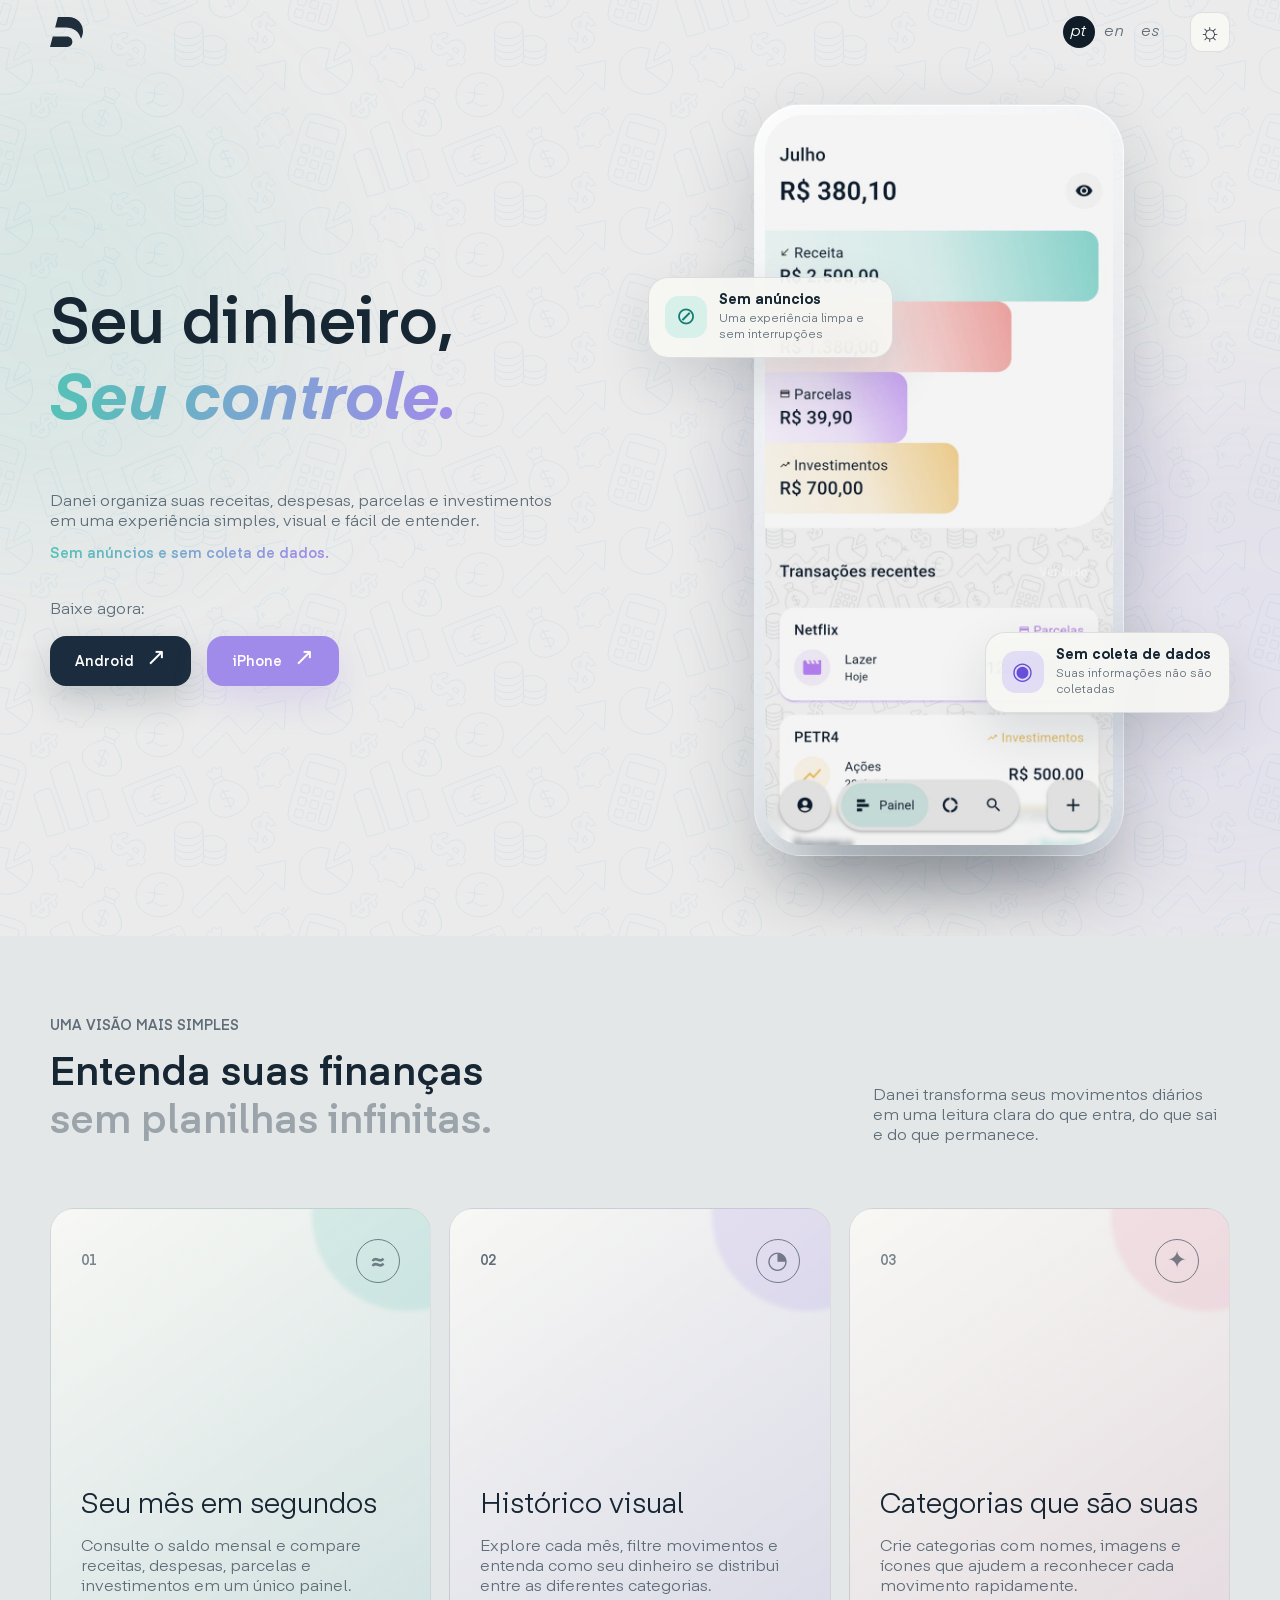
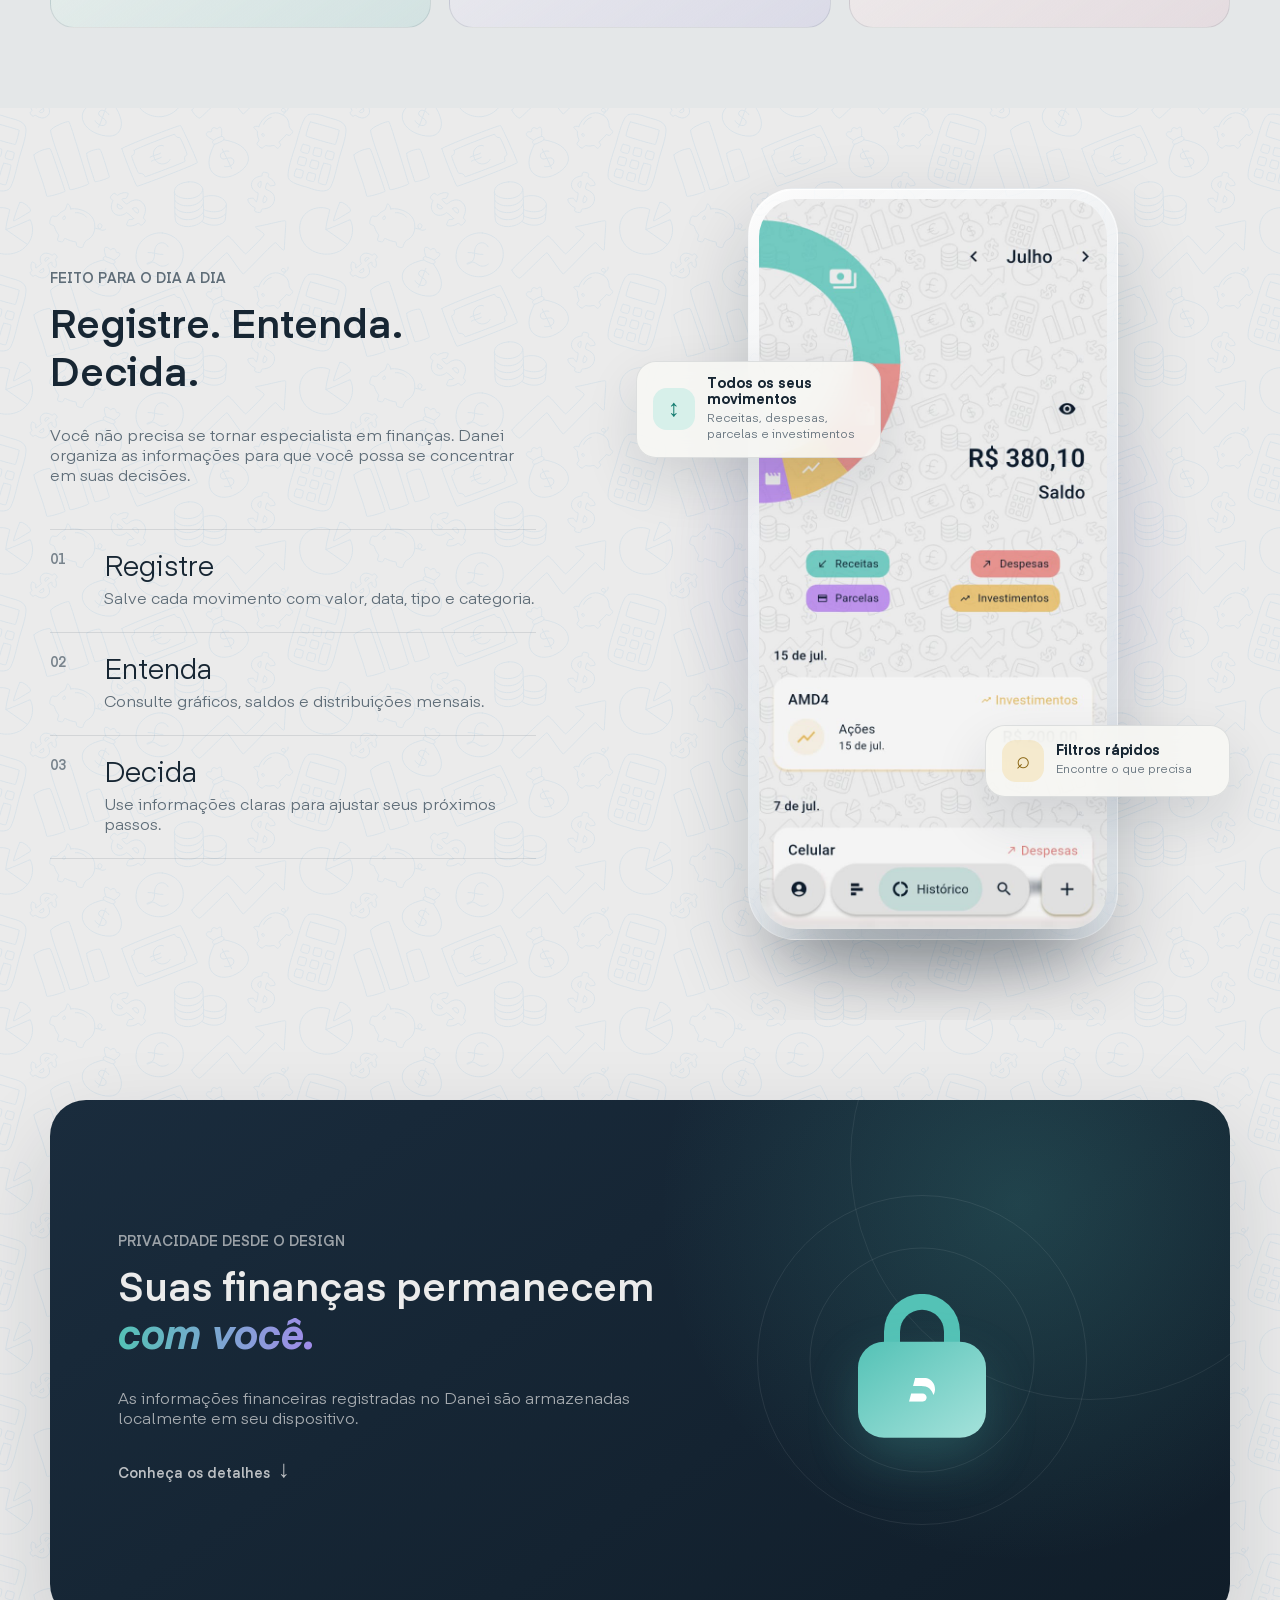
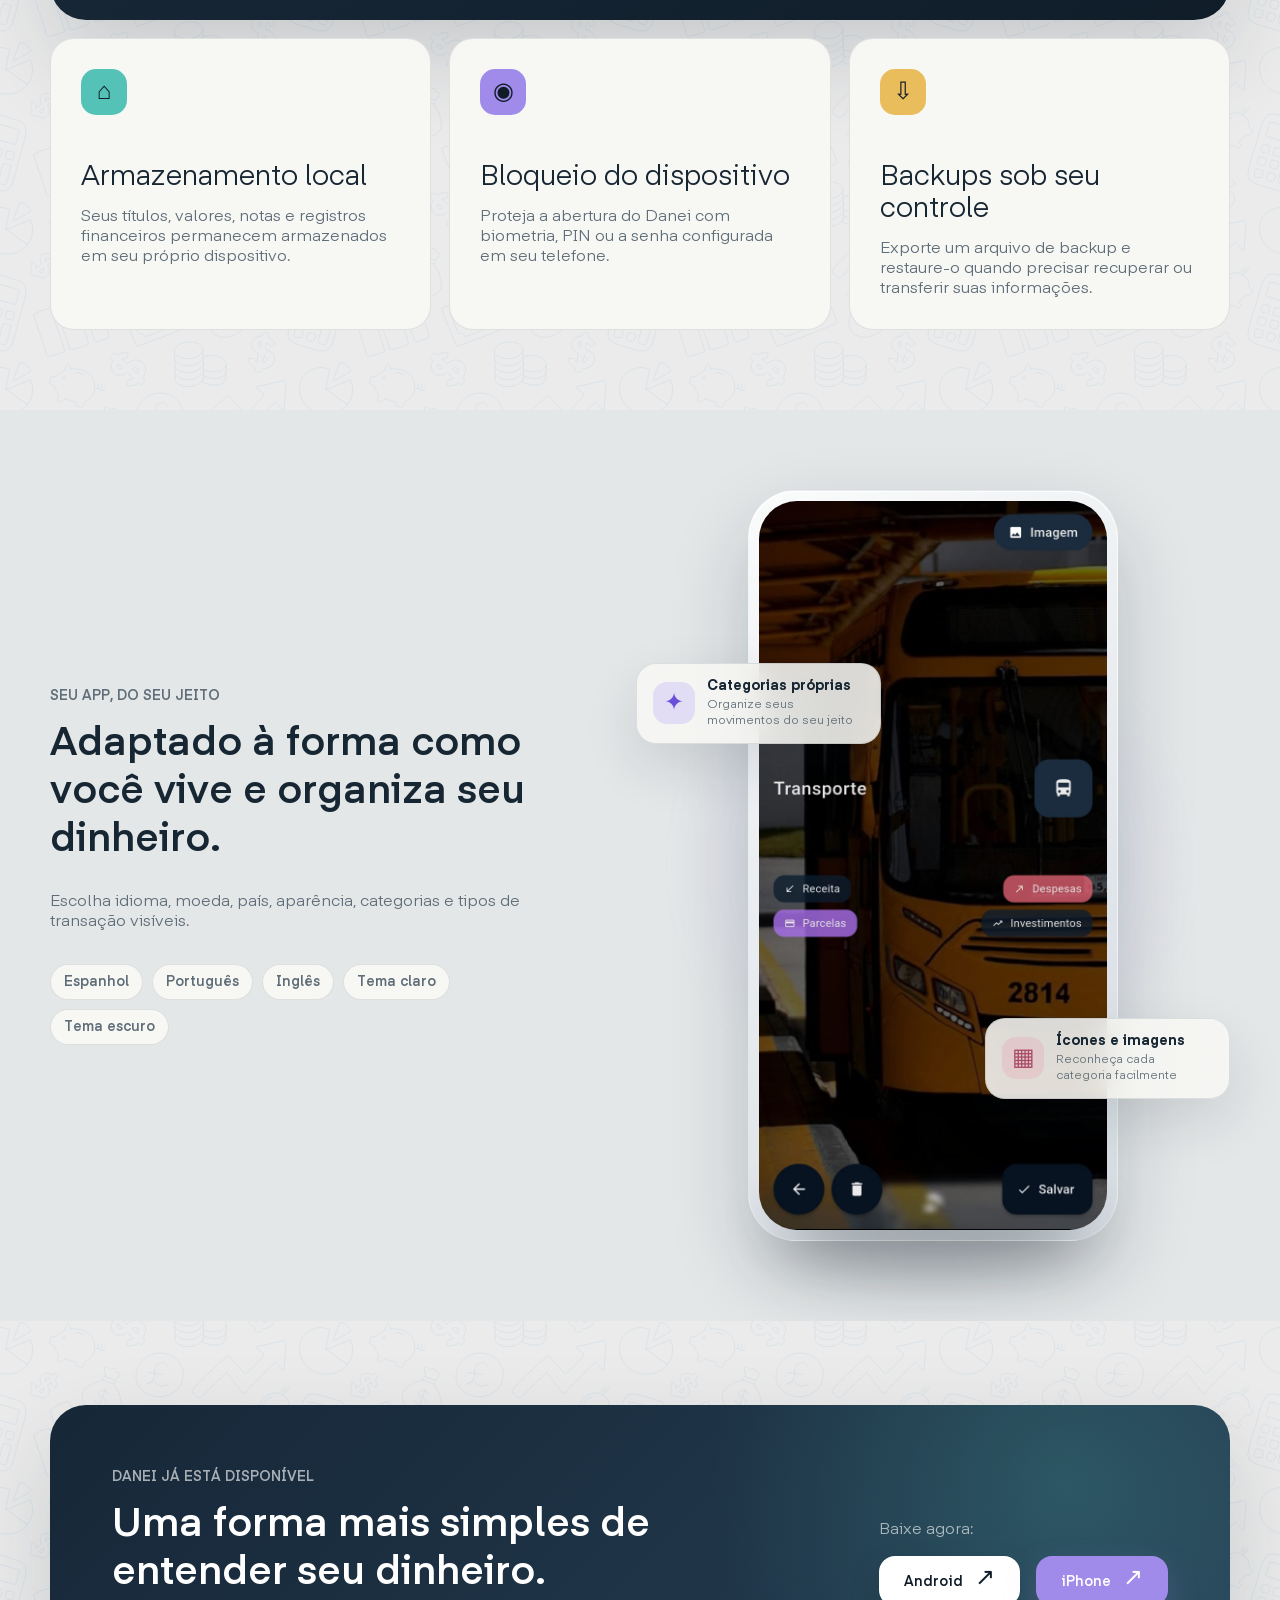
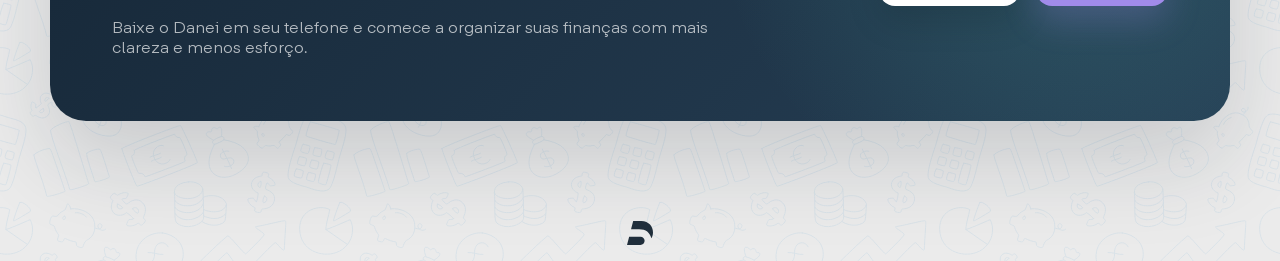
<file: index.html>
<!DOCTYPE html>
<html lang="pt-BR">

<head>
  <meta charset="UTF-8" />
  <base href="./" />
  <script>
    (() => {
      const base = document.querySelector("base");
      const isLocalizedFile = /\/(?:pt|en|es)\/index\.html$/i.test(
        decodeURI(location.pathname),
      );

      base.href =
        location.protocol === "file:"
          ? isLocalizedFile
            ? "../"
            : "./"
          : "/";
    })();
  </script>
  <meta name="viewport" content="width=device-width, initial-scale=1.0" />
  <meta name="description"
    content="Organize receitas, despesas, parcelas e investimentos com o Danei, um aplicativo de finanças pessoais sem anúncios e sem coleta de dados." />
  <meta name="theme-color" content="#ebebeb" />
  <meta property="og:type" content="website" />
  <meta property="og:url" content="https://danei.app/" />
  <meta property="og:title" content="Danei: controle de gastos e finanças pessoais" />
  <meta property="og:description"
    content="Organize receitas, despesas, parcelas e investimentos com o Danei, um aplicativo de finanças pessoais sem anúncios e sem coleta de dados." />
  <meta property="og:image" content="https://danei.app/pt/social-card.png" />
  <meta property="og:image:width" content="1200" />
  <meta property="og:image:height" content="630" />
  <meta property="og:image:alt" content="Danei — Seu dinheiro, seu controle." />
  <meta name="twitter:card" content="summary_large_image" />
  <meta name="twitter:title" content="Danei: controle de gastos e finanças pessoais" />
  <meta name="twitter:description"
    content="Organize receitas, despesas, parcelas e investimentos com o Danei, um aplicativo de finanças pessoais sem anúncios e sem coleta de dados." />
  <meta name="twitter:image" content="https://danei.app/pt/social-card.png" />
  <meta name="twitter:image:alt" content="Danei — Seu dinheiro, seu controle." />
  <script type="application/ld+json">
    {
      "@context": "https://schema.org",
      "@type": "MobileApplication",
      "name": "Danei",
      "applicationCategory": "FinanceApplication",
      "operatingSystem": "Android, iOS",
      "url": "https://danei.app/",
      "inLanguage": "pt-BR",
      "description": "Organize receitas, despesas, parcelas e investimentos com o Danei, um aplicativo de finanças pessoais sem anúncios e sem coleta de dados.",
      "sameAs": [
        "https://play.google.com/store/apps/details?id=danei.app",
        "https://apps.apple.com/br/app/danei/id6785736038"
      ],
      "offers": {
        "@type": "Offer",
        "price": 0,
        "priceCurrency": "BRL"
      }
    }
  </script>
  <title>Danei: controle de gastos e finanças pessoais</title>
  <link rel="canonical" href="https://danei.app/" />
  <link rel="alternate" hreflang="pt-BR" href="https://danei.app/pt/" />
  <link rel="alternate" hreflang="en" href="https://danei.app/en/" />
  <link rel="alternate" hreflang="es" href="https://danei.app/es/" />
  <link rel="alternate" hreflang="x-default" href="https://danei.app/" />
  <link rel="icon" type="image/svg+xml" href="assets/vectors/thumbnail.svg" />
  <link rel="stylesheet" href="styles/fonts.css" />
  <link rel="stylesheet" href="styles/main.css" />
</head>

<body>
  <div class="page-glow page-glow-left" aria-hidden="true"></div>
  <div class="page-glow page-glow-right" aria-hidden="true"></div>

  <header class="site-header">
    <div class="container header-content">
      <a class="logo-link" href="#home" aria-label="Danei, página inicial" data-i18n-aria-label="accessibility.home">
        <img class="danei-logo" src="assets/vectors/danei.svg" width="170" height="156" alt="" />
      </a>

      <div class="header-actions">
        <div class="language-selector" id="languageSelector" role="group" aria-label="Selecionar idioma"
          data-i18n-aria-label="accessibility.languageSelector">
          <span class="language-indicator" aria-hidden="true"></span>

          <button class="language-option" type="button" data-language="pt" aria-label="Português" aria-pressed="false">
            pt
          </button>

          <button class="language-option" type="button" data-language="en" aria-label="Inglês" aria-pressed="false">
            en
          </button>

          <button class="language-option" type="button" data-language="es" aria-label="Espanhol" aria-pressed="false">
            es
          </button>
        </div>

        <button class="theme-button" id="themeButton" type="button" aria-label="Ativar tema escuro"
          aria-pressed="false">
          <span id="themeIcon" aria-hidden="true">☀</span>
        </button>
      </div>
    </div>
  </header>

  <main>
    <section class="hero section" id="home">
      <div class="container hero-grid">
        <div class="hero-content reveal">
          <h1>
            <span data-i18n="hero.title">Seu dinheiro,</span>
            <br>
            <em data-i18n="hero.emphasis">Seu controle.</em>
          </h1>

          <p class="hero-description" data-i18n="hero.description">
            Danei organiza suas receitas, despesas, parcelas e investimentos em uma
            experiência simples, visual e fácil de entender.
          </p>

          <p class="hero-privacy-note" data-i18n="hero.privacyNote">
            Sem anúncios e sem coleta de dados.
          </p>

          <div class="store-links">
            <small class="store-links-label" data-i18n="download.ctaLabel">Baixe agora:</small>

            <div class="hero-actions" role="group" aria-label="Baixar Danei"
              data-i18n-aria-label="accessibility.downloadDanei">
              <a class="button button-primary" href="https://play.google.com/store/apps/details?id=danei.app"
                target="_blank" rel="noopener noreferrer" aria-label="Baixar Danei no Google Play"
                data-i18n-aria-label="accessibility.googlePlay">
                Android
                <span aria-hidden="true">↗</span>
              </a>

              <a class="button button-iphone" href="https://apps.apple.com/br/app/danei/id6785736038" target="_blank"
                rel="noopener noreferrer" aria-label="Baixar Danei na App Store"
                data-i18n-aria-label="accessibility.appStore">
                iPhone
                <span aria-hidden="true">↗</span>
              </a>
            </div>
          </div>
        </div>

        <danei-screen-showcase class="reveal" screen="panel" image-base="assets/images/panel" card-one-icon="⊘"
          card-one-tone="aqua" card-two-icon="◉" card-two-tone="violet"></danei-screen-showcase>
      </div>
    </section>

    <section class="section features" id="features">
      <div class="container">
        <div class="section-heading reveal">
          <div>
            <small class="section-label" data-i18n="features.label">
              Uma visão mais simples
            </small>

            <h2>
              <span data-i18n="features.title">Entenda suas finanças</span>
              <span class="muted-text" data-i18n="features.subtitle">
                sem planilhas infinitas.
              </span>
            </h2>
          </div>

          <p data-i18n="features.description">
            Danei transforma seus movimentos diários em uma leitura clara do que
            entra, do que sai e do que permanece.
          </p>
        </div>

        <div class="feature-grid">
          <article class="feature-card feature-card-balance reveal">
            <div class="feature-top">
              <small class="feature-number">01</small>
              <span class="feature-symbol">≈</span>
            </div>

            <div>
              <h3 data-i18n="features.cards.month.title">Seu mês em segundos</h3>
              <p data-i18n="features.cards.month.description">
                Consulte o saldo mensal e compare receitas, despesas, parcelas e
                investimentos em um único painel.
              </p>
            </div>
          </article>

          <article class="feature-card feature-card-dark reveal">
            <div class="feature-top">
              <small class="feature-number">02</small>
              <span class="feature-symbol">◔</span>
            </div>

            <div>
              <h3 data-i18n="features.cards.history.title">Histórico visual</h3>
              <p data-i18n="features.cards.history.description">
                Explore cada mês, filtre movimentos e entenda como seu dinheiro se
                distribui entre as diferentes categorias.
              </p>
            </div>
          </article>

          <article class="feature-card feature-card-categories reveal">
            <div class="feature-top">
              <small class="feature-number">03</small>
              <span class="feature-symbol">✦</span>
            </div>

            <div>
              <h3 data-i18n="features.cards.categories.title">
                Categorias que são suas
              </h3>
              <p data-i18n="features.cards.categories.description">
                Crie categorias com nomes, imagens e ícones que ajudem a reconhecer
                cada movimento rapidamente.
              </p>
            </div>
          </article>
        </div>
      </div>
    </section>

    <section class="section experience" id="experience">
      <div class="container experience-grid">
        <div class="experience-copy reveal">
          <small class="section-label" data-i18n="experience.label">
            Feito para o dia a dia
          </small>

          <h2 data-i18n="experience.title">Registre. Entenda. Decida.</h2>

          <p data-i18n="experience.description">
            Você não precisa se tornar especialista em finanças. Danei organiza as
            informações para que você possa se concentrar em suas decisões.
          </p>

          <div class="experience-steps">
            <article>
              <small>01</small>
              <div>
                <h3 data-i18n="experience.steps.register.title">Registre</h3>
                <p data-i18n="experience.steps.register.description">
                  Salve cada movimento com valor, data, tipo e categoria.
                </p>
              </div>
            </article>

            <article>
              <small>02</small>
              <div>
                <h3 data-i18n="experience.steps.understand.title">Entenda</h3>
                <p data-i18n="experience.steps.understand.description">
                  Consulte gráficos, saldos e distribuições mensais.
                </p>
              </div>
            </article>

            <article>
              <small>03</small>
              <div>
                <h3 data-i18n="experience.steps.decide.title">Decida</h3>
                <p data-i18n="experience.steps.decide.description">
                  Use informações claras para ajustar seus próximos passos.
                </p>
              </div>
            </article>
          </div>
        </div>

        <danei-screen-showcase class="reveal" screen="history" image-base="assets/images/history" card-one-icon="↕"
          card-one-tone="aqua" card-two-icon="⌕" card-two-tone="gold"></danei-screen-showcase>
      </div>
    </section>

    <section class="section privacy" id="privacy">
      <div class="container">
        <div class="privacy-panel reveal">
          <div class="privacy-copy">
            <small class="section-label" data-i18n="privacy.label">
              Privacidade desde o design
            </small>

            <h2>
              <span data-i18n="privacy.title">Suas finanças permanecem</span>
              <em data-i18n="privacy.emphasis">com você.</em>
            </h2>

            <p data-i18n="privacy.description">
              As informações financeiras registradas no Danei são armazenadas
              localmente em seu dispositivo.
            </p>

            <a class="text-link privacy-link" href="#privacy-details">
              <span data-i18n="privacy.detailsLink">Conheça os detalhes</span>
              <span aria-hidden="true">↓</span>
            </a>
          </div>

          <div class="privacy-visual" aria-hidden="true">
            <div class="privacy-ring privacy-ring-large"></div>
            <div class="privacy-ring privacy-ring-small"></div>
            <div class="privacy-lock">
              <span class="lock-handle"></span>
              <span class="lock-body">
                <img class="lock-logo" src="assets/vectors/danei.svg" width="170" height="156" alt="" />
              </span>
            </div>
          </div>
        </div>

        <div class="privacy-grid" id="privacy-details">
          <article class="privacy-card reveal">
            <span class="privacy-card-icon">⌂</span>
            <h3 data-i18n="privacy.cards.local.title">Armazenamento local</h3>
            <p data-i18n="privacy.cards.local.description">
              Seus títulos, valores, notas e registros financeiros permanecem
              armazenados em seu próprio dispositivo.
            </p>
          </article>

          <article class="privacy-card reveal">
            <span class="privacy-card-icon">◉</span>
            <h3 data-i18n="privacy.cards.lock.title">Bloqueio do dispositivo</h3>
            <p data-i18n="privacy.cards.lock.description">
              Proteja a abertura do Danei com biometria, PIN ou a senha configurada
              em seu telefone.
            </p>
          </article>

          <article class="privacy-card reveal">
            <span class="privacy-card-icon">⇩</span>
            <h3 data-i18n="privacy.cards.backup.title">Backups sob seu controle</h3>
            <p data-i18n="privacy.cards.backup.description">
              Exporte um arquivo de backup e restaure-o quando precisar recuperar
              ou transferir suas informações.
            </p>
          </article>
        </div>
      </div>
    </section>

    <section class="section preferences">
      <div class="container preferences-grid">
        <div class="preferences-copy reveal">
          <small class="section-label" data-i18n="preferences.label">
            Seu app, do seu jeito
          </small>

          <h2 data-i18n="preferences.title">
            Adaptado à forma como você vive e organiza seu dinheiro.
          </h2>

          <p data-i18n="preferences.description">
            Escolha idioma, moeda, país, aparência, categorias e tipos de transação
            visíveis.
          </p>

          <div class="preference-tags">
            <small data-i18n="preferences.tags.spanish">Espanhol</small>
            <small data-i18n="preferences.tags.portuguese">Português</small>
            <small data-i18n="preferences.tags.english">Inglês</small>
            <small data-i18n="preferences.tags.light">Tema claro</small>
            <small data-i18n="preferences.tags.dark">Tema escuro</small>
          </div>
        </div>

        <danei-screen-showcase class="reveal" screen="category" image-base="assets/images/category" card-one-icon="✦"
          card-one-tone="violet" card-two-icon="▦" card-two-tone="blush"></danei-screen-showcase>
      </div>
    </section>

    <section class="section download" id="download">
      <div class="container">
        <div class="download-panel reveal">
          <div>
            <small class="section-label" data-i18n="download.label">
              Danei já está disponível
            </small>

            <h2 data-i18n="download.title">
              Uma forma mais simples de entender seu dinheiro.
            </h2>

            <p data-i18n="download.description">
              Baixe o Danei em seu telefone e comece a organizar suas finanças com
              mais clareza e menos esforço.
            </p>
          </div>

          <div class="store-links download-store-links">
            <small class="store-links-label" data-i18n="download.ctaLabel">Baixe agora:</small>

            <div class="hero-actions" role="group" aria-label="Baixar Danei"
              data-i18n-aria-label="accessibility.downloadDanei">
              <a class="button button-light" href="https://play.google.com/store/apps/details?id=danei.app"
                target="_blank" rel="noopener noreferrer" aria-label="Baixar Danei no Google Play"
                data-i18n-aria-label="accessibility.googlePlay">
                Android
                <span aria-hidden="true">↗</span>
              </a>

              <a class="button button-iphone" href="https://apps.apple.com/br/app/danei/id6785736038" target="_blank"
                rel="noopener noreferrer" aria-label="Baixar Danei na App Store"
                data-i18n-aria-label="accessibility.appStore">
                iPhone
                <span aria-hidden="true">↗</span>
              </a>
            </div>
          </div>
        </div>
      </div>
    </section>
  </main>

  <footer class="site-footer">
    <a class="logo-link footer-logo" href="#home" aria-label="Danei, página inicial"
      data-i18n-aria-label="accessibility.home">
      <img class="danei-logo" src="assets/vectors/danei.svg" width="170" height="156" alt="" />
    </a>
  </footer>

  <script defer src="pt/strings.js"></script>
  <script defer src="en/strings.js"></script>
  <script defer src="es/strings.js"></script>
  <script defer src="scripts/i18n.js"></script>
  <script defer src="scripts/screen-showcase.js"></script>
  <script defer src="scripts/scripts.js"></script>
</body>

</html>
</file>
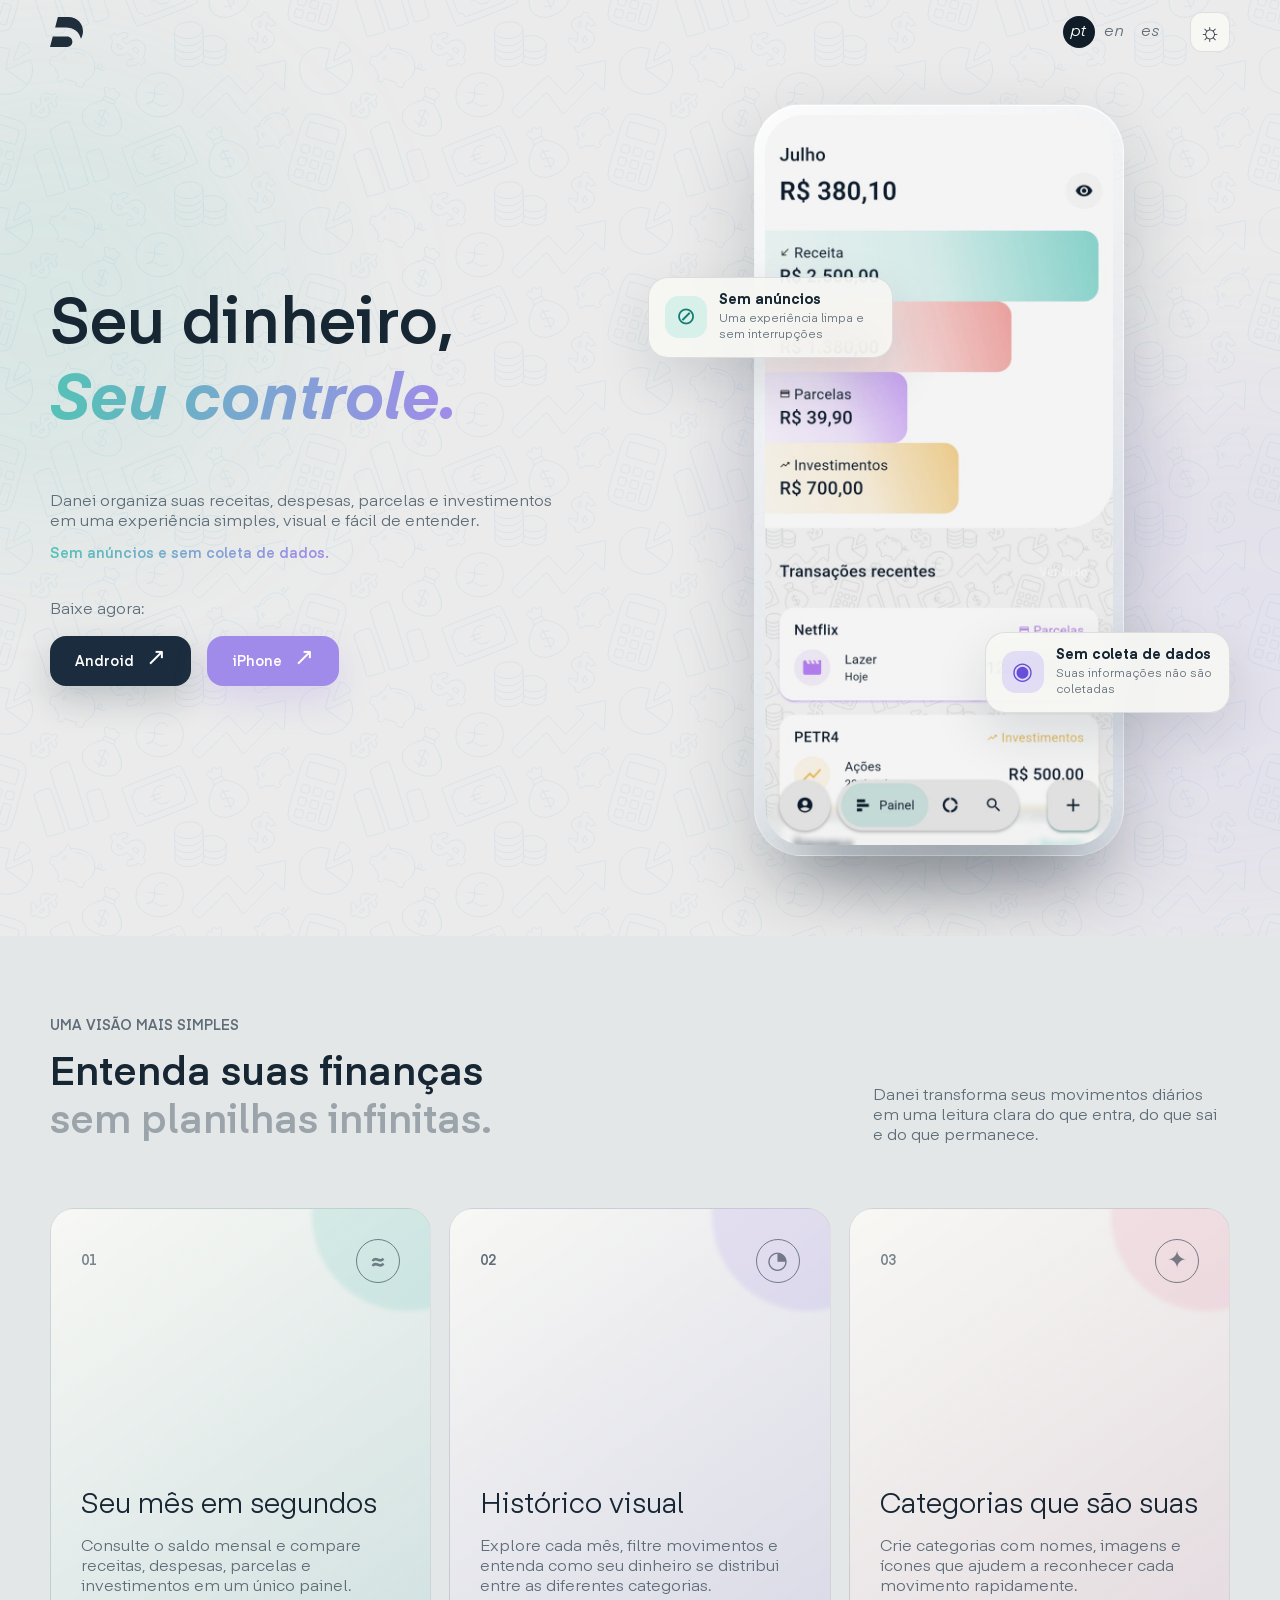
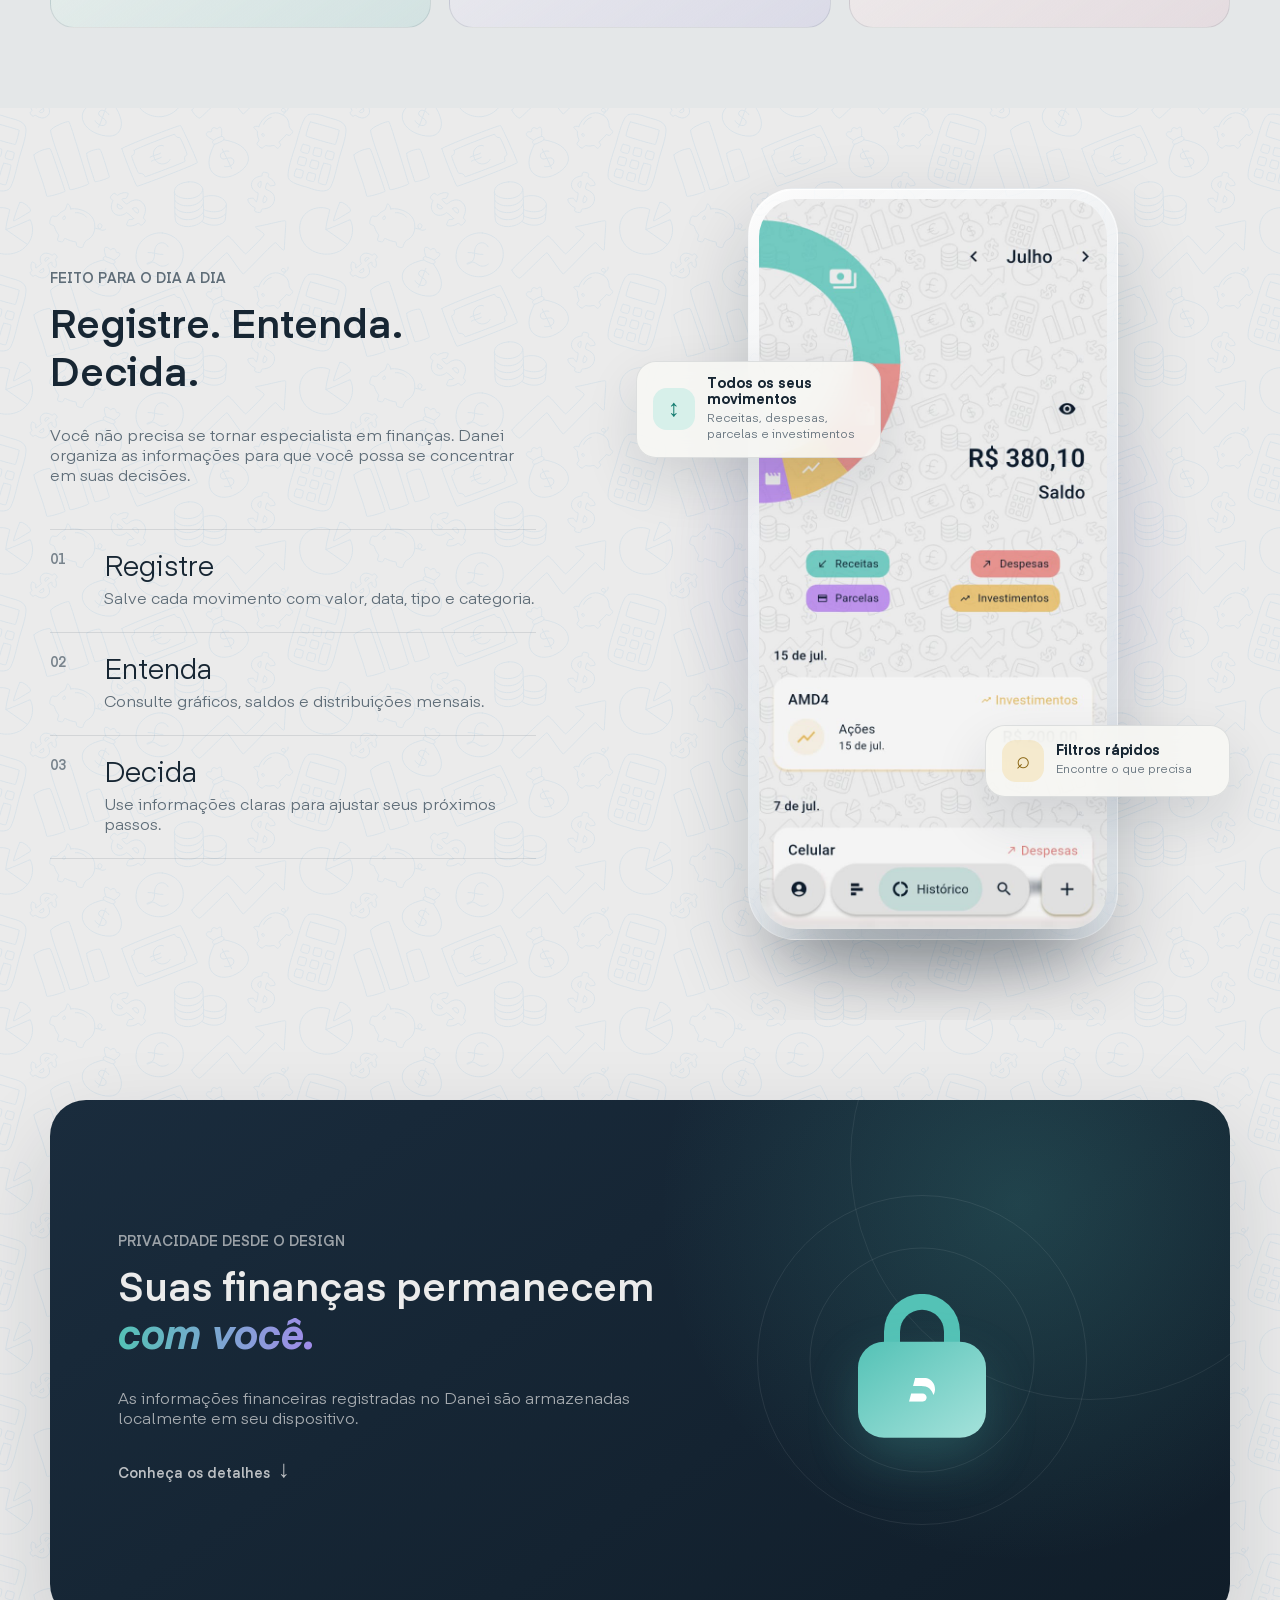
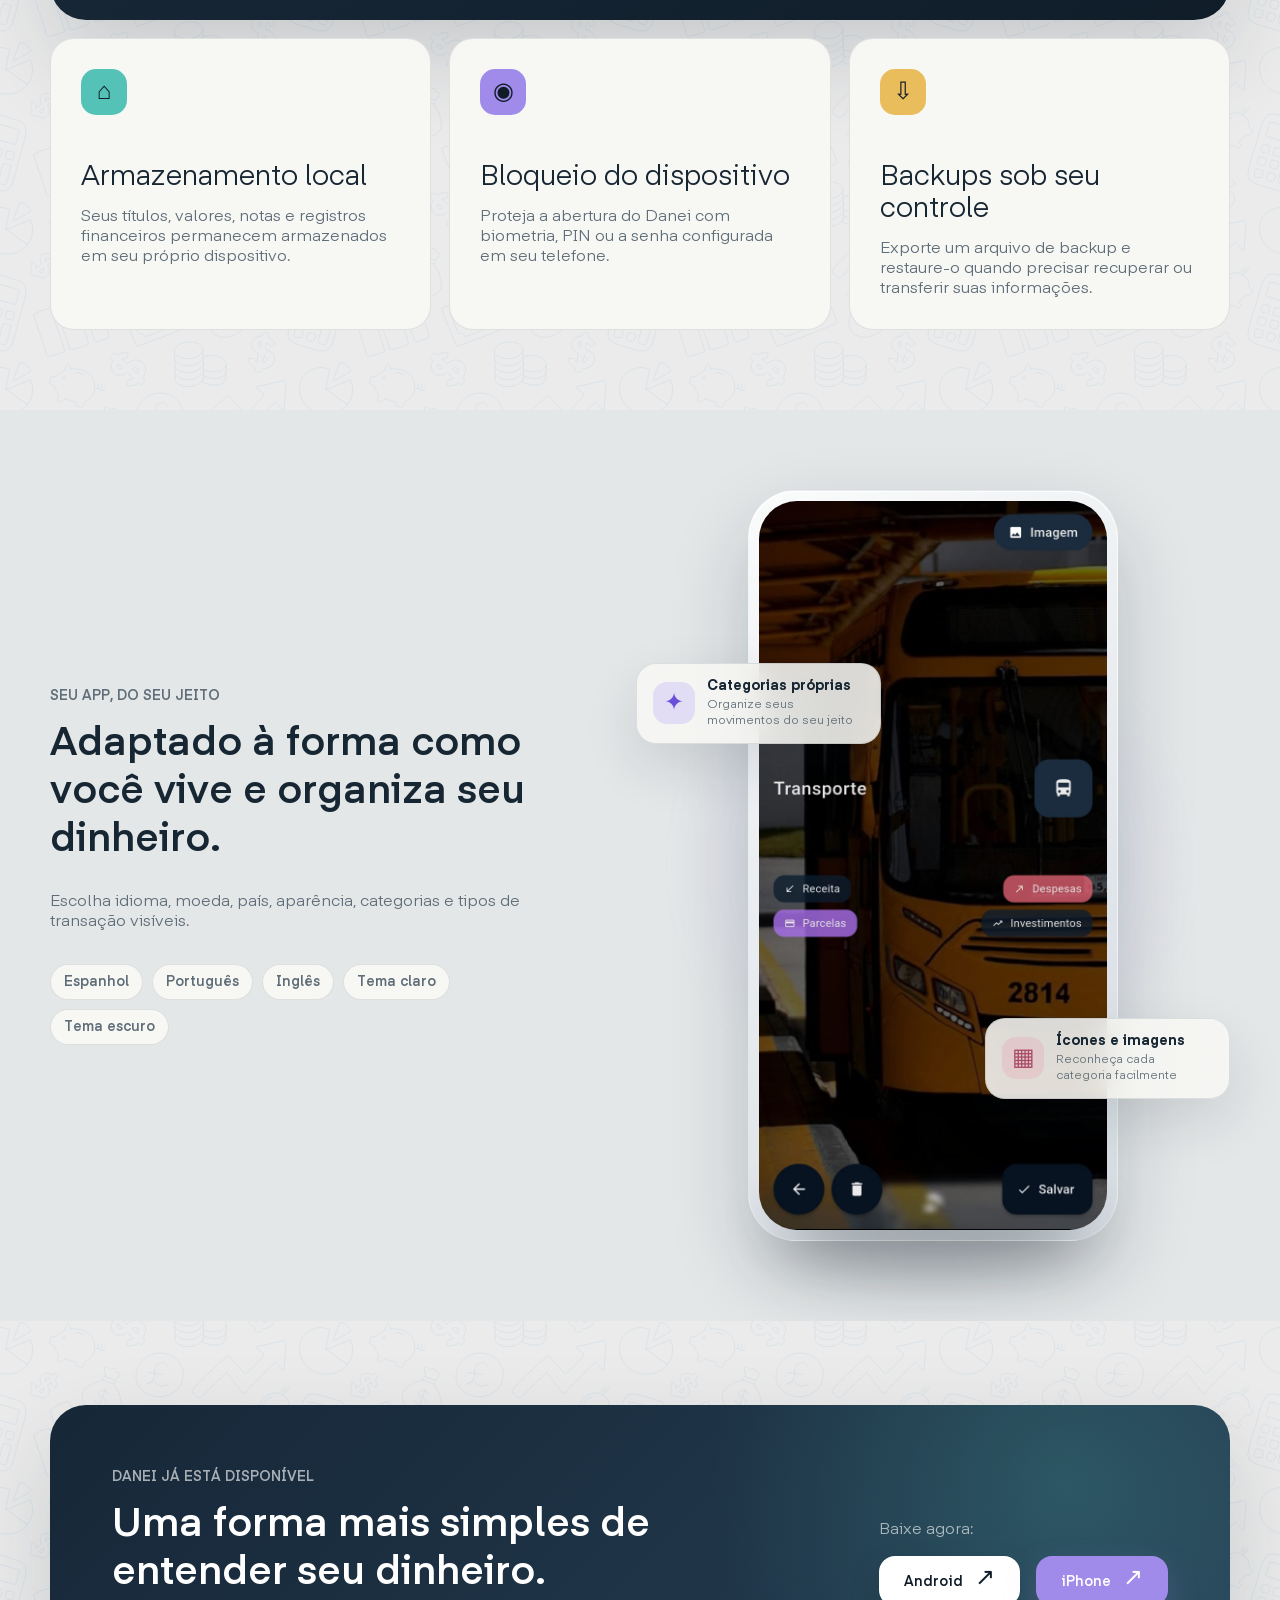
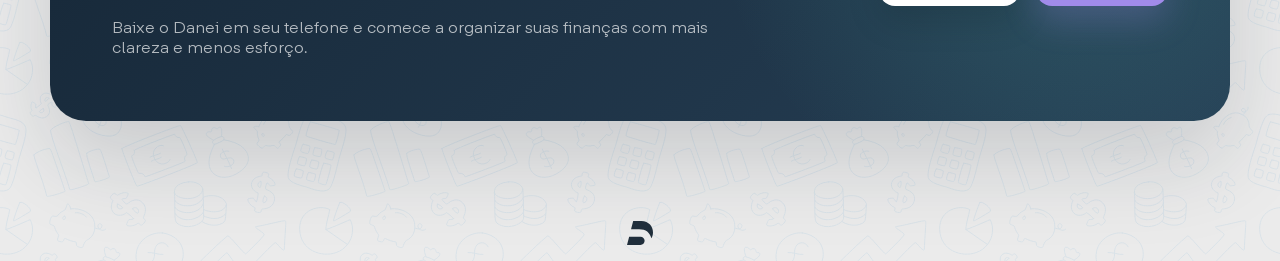
<file: en/index.html>
<!DOCTYPE html>
<html lang="en">

<head>
  <meta charset="UTF-8" />
  <base href="../" />
  <script>
    (() => {
      const base = document.querySelector("base");
      const isLocalizedFile = /\/(?:pt|en|es)\/index\.html$/i.test(
        decodeURI(location.pathname),
      );

      base.href =
        location.protocol === "file:"
          ? isLocalizedFile
            ? "../"
            : "./"
          : "/";
    })();
  </script>
  <meta name="viewport" content="width=device-width, initial-scale=1.0" />
  <meta name="description"
    content="Organize income, expenses, installments and investments with Danei, a personal finance app with no ads and no data collection." />
  <meta name="theme-color" content="#ebebeb" />
  <meta property="og:type" content="website" />
  <meta property="og:url" content="https://danei.app/en/" />
  <meta property="og:title" content="Danei: expense tracking and personal finance" />
  <meta property="og:description"
    content="Organize income, expenses, installments and investments with Danei, a personal finance app with no ads and no data collection." />
  <meta property="og:image" content="https://danei.app/en/social-card.png" />
  <meta property="og:image:width" content="1200" />
  <meta property="og:image:height" content="630" />
  <meta property="og:image:alt" content="Danei — Your money, your control." />
  <meta name="twitter:card" content="summary_large_image" />
  <meta name="twitter:title" content="Danei: expense tracking and personal finance" />
  <meta name="twitter:description"
    content="Organize income, expenses, installments and investments with Danei, a personal finance app with no ads and no data collection." />
  <meta name="twitter:image" content="https://danei.app/en/social-card.png" />
  <meta name="twitter:image:alt" content="Danei — Your money, your control." />
  <script type="application/ld+json">
    {
      "@context": "https://schema.org",
      "@type": "MobileApplication",
      "name": "Danei",
      "applicationCategory": "FinanceApplication",
      "operatingSystem": "Android, iOS",
      "url": "https://danei.app/en/",
      "inLanguage": "en",
      "description": "Organize income, expenses, installments and investments with Danei, a personal finance app with no ads and no data collection.",
      "sameAs": [
        "https://play.google.com/store/apps/details?id=danei.app",
        "https://apps.apple.com/br/app/danei/id6785736038"
      ],
      "offers": {
        "@type": "Offer",
        "price": 0,
        "priceCurrency": "BRL"
      }
    }
  </script>
  <title>Danei: expense tracking and personal finance</title>
  <link rel="canonical" href="https://danei.app/en/" />
  <link rel="alternate" hreflang="pt-BR" href="https://danei.app/pt/" />
  <link rel="alternate" hreflang="en" href="https://danei.app/en/" />
  <link rel="alternate" hreflang="es" href="https://danei.app/es/" />
  <link rel="alternate" hreflang="x-default" href="https://danei.app/" />
  <link rel="icon" type="image/svg+xml" href="assets/vectors/thumbnail.svg" />
  <link rel="stylesheet" href="styles/fonts.css" />
  <link rel="stylesheet" href="styles/main.css" />
</head>

<body>
  <div class="page-glow page-glow-left" aria-hidden="true"></div>
  <div class="page-glow page-glow-right" aria-hidden="true"></div>

  <header class="site-header">
    <div class="container header-content">
      <a class="logo-link" href="#home" aria-label="Danei, home page" data-i18n-aria-label="accessibility.home">
        <img class="danei-logo" src="assets/vectors/danei.svg" width="170" height="156" alt="" />
      </a>

      <div class="header-actions">
        <div class="language-selector" id="languageSelector" role="group" aria-label="Select language"
          data-i18n-aria-label="accessibility.languageSelector">
          <span class="language-indicator" aria-hidden="true"></span>

          <button class="language-option" type="button" data-language="pt" aria-label="Português" aria-pressed="false">
            pt
          </button>

          <button class="language-option" type="button" data-language="en" aria-label="Inglês" aria-pressed="false">
            en
          </button>

          <button class="language-option" type="button" data-language="es" aria-label="Espanhol" aria-pressed="false">
            es
          </button>
        </div>

        <button class="theme-button" id="themeButton" type="button" aria-label="Ativar tema escuro"
          aria-pressed="false">
          <span id="themeIcon" aria-hidden="true">☀</span>
        </button>
      </div>
    </div>
  </header>

  <main>
    <section class="hero section" id="home">
      <div class="container hero-grid">
        <div class="hero-content reveal">
          <h1>
            <span data-i18n="hero.title">Your money,</span>
            <br>
            <em data-i18n="hero.emphasis">Your control.</em>
          </h1>

          <p class="hero-description" data-i18n="hero.description">Danei organizes your income, expenses, installments and investments in a simple, visual and easy-to-understand experience.</p>

          <p class="hero-privacy-note" data-i18n="hero.privacyNote">No ads and no data collection.</p>

          <div class="store-links">
            <small class="store-links-label" data-i18n="download.ctaLabel">Download now</small>

            <div class="hero-actions" role="group" aria-label="Download Danei"
              data-i18n-aria-label="accessibility.downloadDanei">
              <a class="button button-primary" href="https://play.google.com/store/apps/details?id=danei.app"
                target="_blank" rel="noopener noreferrer" aria-label="Download Danei from Google Play"
                data-i18n-aria-label="accessibility.googlePlay">
                Android
                <span aria-hidden="true">↗</span>
              </a>

              <a class="button button-iphone" href="https://apps.apple.com/br/app/danei/id6785736038" target="_blank"
                rel="noopener noreferrer" aria-label="Download Danei from the App Store"
                data-i18n-aria-label="accessibility.appStore">
                iPhone
                <span aria-hidden="true">↗</span>
              </a>
            </div>
          </div>
        </div>

        <danei-screen-showcase class="reveal" screen="panel" image-base="assets/images/panel" card-one-icon="⊘"
          card-one-tone="aqua" card-two-icon="◉" card-two-tone="violet"></danei-screen-showcase>
      </div>
    </section>

    <section class="section features" id="features">
      <div class="container">
        <div class="section-heading reveal">
          <div>
            <small class="section-label" data-i18n="features.label">A simpler view</small>

            <h2>
              <span data-i18n="features.title">Understand your finances</span>
              <span class="muted-text" data-i18n="features.subtitle">without endless spreadsheets.</span>
            </h2>
          </div>

          <p data-i18n="features.description">Danei turns your daily transactions into a clear view of what comes in, what goes out and what remains.</p>
        </div>

        <div class="feature-grid">
          <article class="feature-card feature-card-balance reveal">
            <div class="feature-top">
              <small class="feature-number">01</small>
              <span class="feature-symbol">≈</span>
            </div>

            <div>
              <h3 data-i18n="features.cards.month.title">Your month in seconds</h3>
              <p data-i18n="features.cards.month.description">Check your monthly balance and compare income, expenses, installments and investments from one dashboard.</p>
            </div>
          </article>

          <article class="feature-card feature-card-dark reveal">
            <div class="feature-top">
              <small class="feature-number">02</small>
              <span class="feature-symbol">◔</span>
            </div>

            <div>
              <h3 data-i18n="features.cards.history.title">Visual history</h3>
              <p data-i18n="features.cards.history.description">Explore each month, filter transactions and understand how your money is distributed across categories.</p>
            </div>
          </article>

          <article class="feature-card feature-card-categories reveal">
            <div class="feature-top">
              <small class="feature-number">03</small>
              <span class="feature-symbol">✦</span>
            </div>

            <div>
              <h3 data-i18n="features.cards.categories.title">Categories that are yours</h3>
              <p data-i18n="features.cards.categories.description">Create categories with names, images and icons that help you recognize every transaction at a glance.</p>
            </div>
          </article>
        </div>
      </div>
    </section>

    <section class="section experience" id="experience">
      <div class="container experience-grid">
        <div class="experience-copy reveal">
          <small class="section-label" data-i18n="experience.label">Built for everyday life</small>

          <h2 data-i18n="experience.title">Record. Understand. Decide.</h2>

          <p data-i18n="experience.description">You do not need to become a finance expert. Danei organizes the information so you can focus on your decisions.</p>

          <div class="experience-steps">
            <article>
              <small>01</small>
              <div>
                <h3 data-i18n="experience.steps.register.title">Record</h3>
                <p data-i18n="experience.steps.register.description">Save each transaction with its value, date, type and category.</p>
              </div>
            </article>

            <article>
              <small>02</small>
              <div>
                <h3 data-i18n="experience.steps.understand.title">Understand</h3>
                <p data-i18n="experience.steps.understand.description">Review charts, balances and monthly distributions.</p>
              </div>
            </article>

            <article>
              <small>03</small>
              <div>
                <h3 data-i18n="experience.steps.decide.title">Decide</h3>
                <p data-i18n="experience.steps.decide.description">Use clear information to adjust your next steps.</p>
              </div>
            </article>
          </div>
        </div>

        <danei-screen-showcase class="reveal" screen="history" image-base="assets/images/history" card-one-icon="↕"
          card-one-tone="aqua" card-two-icon="⌕" card-two-tone="gold"></danei-screen-showcase>
      </div>
    </section>

    <section class="section privacy" id="privacy">
      <div class="container">
        <div class="privacy-panel reveal">
          <div class="privacy-copy">
            <small class="section-label" data-i18n="privacy.label">Privacy by design</small>

            <h2>
              <span data-i18n="privacy.title">Your finances stay</span>
              <em data-i18n="privacy.emphasis">with you.</em>
            </h2>

            <p data-i18n="privacy.description">The financial information you record in Danei is stored locally on your device.</p>

            <a class="text-link privacy-link" href="#privacy-details">
              <span data-i18n="privacy.detailsLink">See the details</span>
              <span aria-hidden="true">↓</span>
            </a>
          </div>

          <div class="privacy-visual" aria-hidden="true">
            <div class="privacy-ring privacy-ring-large"></div>
            <div class="privacy-ring privacy-ring-small"></div>
            <div class="privacy-lock">
              <span class="lock-handle"></span>
              <span class="lock-body">
                <img class="lock-logo" src="assets/vectors/danei.svg" width="170" height="156" alt="" />
              </span>
            </div>
          </div>
        </div>

        <div class="privacy-grid" id="privacy-details">
          <article class="privacy-card reveal">
            <span class="privacy-card-icon">⌂</span>
            <h3 data-i18n="privacy.cards.local.title">Local storage</h3>
            <p data-i18n="privacy.cards.local.description">Your titles, values, notes and financial records remain stored on your own device.</p>
          </article>

          <article class="privacy-card reveal">
            <span class="privacy-card-icon">◉</span>
            <h3 data-i18n="privacy.cards.lock.title">Device lock</h3>
            <p data-i18n="privacy.cards.lock.description">Protect access to Danei with biometrics, a PIN or the password configured on your phone.</p>
          </article>

          <article class="privacy-card reveal">
            <span class="privacy-card-icon">⇩</span>
            <h3 data-i18n="privacy.cards.backup.title">Backups under your control</h3>
            <p data-i18n="privacy.cards.backup.description">Export a backup file and restore it whenever you need to recover or move your information.</p>
          </article>
        </div>
      </div>
    </section>

    <section class="section preferences">
      <div class="container preferences-grid">
        <div class="preferences-copy reveal">
          <small class="section-label" data-i18n="preferences.label">Your app, your way</small>

          <h2 data-i18n="preferences.title">Adapted to how you live and organize your money.</h2>

          <p data-i18n="preferences.description">Choose your language, currency, country, appearance, categories and visible transaction types.</p>

          <div class="preference-tags">
            <small data-i18n="preferences.tags.spanish">Spanish</small>
            <small data-i18n="preferences.tags.portuguese">Portuguese</small>
            <small data-i18n="preferences.tags.english">English</small>
            <small data-i18n="preferences.tags.light">Light theme</small>
            <small data-i18n="preferences.tags.dark">Dark theme</small>
          </div>
        </div>

        <danei-screen-showcase class="reveal" screen="category" image-base="assets/images/category" card-one-icon="✦"
          card-one-tone="violet" card-two-icon="▦" card-two-tone="blush"></danei-screen-showcase>
      </div>
    </section>

    <section class="section download" id="download">
      <div class="container">
        <div class="download-panel reveal">
          <div>
            <small class="section-label" data-i18n="download.label">Danei is now available</small>

            <h2 data-i18n="download.title">A simpler way to understand your money.</h2>

            <p data-i18n="download.description">Download Danei on your phone and start organizing your finances with more clarity and less effort.</p>
          </div>

          <div class="store-links download-store-links">
            <small class="store-links-label" data-i18n="download.ctaLabel">Download now</small>

            <div class="hero-actions" role="group" aria-label="Download Danei"
              data-i18n-aria-label="accessibility.downloadDanei">
              <a class="button button-light" href="https://play.google.com/store/apps/details?id=danei.app"
                target="_blank" rel="noopener noreferrer" aria-label="Download Danei from Google Play"
                data-i18n-aria-label="accessibility.googlePlay">
                Android
                <span aria-hidden="true">↗</span>
              </a>

              <a class="button button-iphone" href="https://apps.apple.com/br/app/danei/id6785736038" target="_blank"
                rel="noopener noreferrer" aria-label="Download Danei from the App Store"
                data-i18n-aria-label="accessibility.appStore">
                iPhone
                <span aria-hidden="true">↗</span>
              </a>
            </div>
          </div>
        </div>
      </div>
    </section>
  </main>

  <footer class="site-footer">
    <a class="logo-link footer-logo" href="#home" aria-label="Danei, home page"
      data-i18n-aria-label="accessibility.home">
      <img class="danei-logo" src="assets/vectors/danei.svg" width="170" height="156" alt="" />
    </a>
  </footer>

  <script defer src="pt/strings.js"></script>
  <script defer src="en/strings.js"></script>
  <script defer src="es/strings.js"></script>
  <script defer src="scripts/i18n.js"></script>
  <script defer src="scripts/screen-showcase.js"></script>
  <script defer src="scripts/scripts.js"></script>
</body>

</html>
</file>
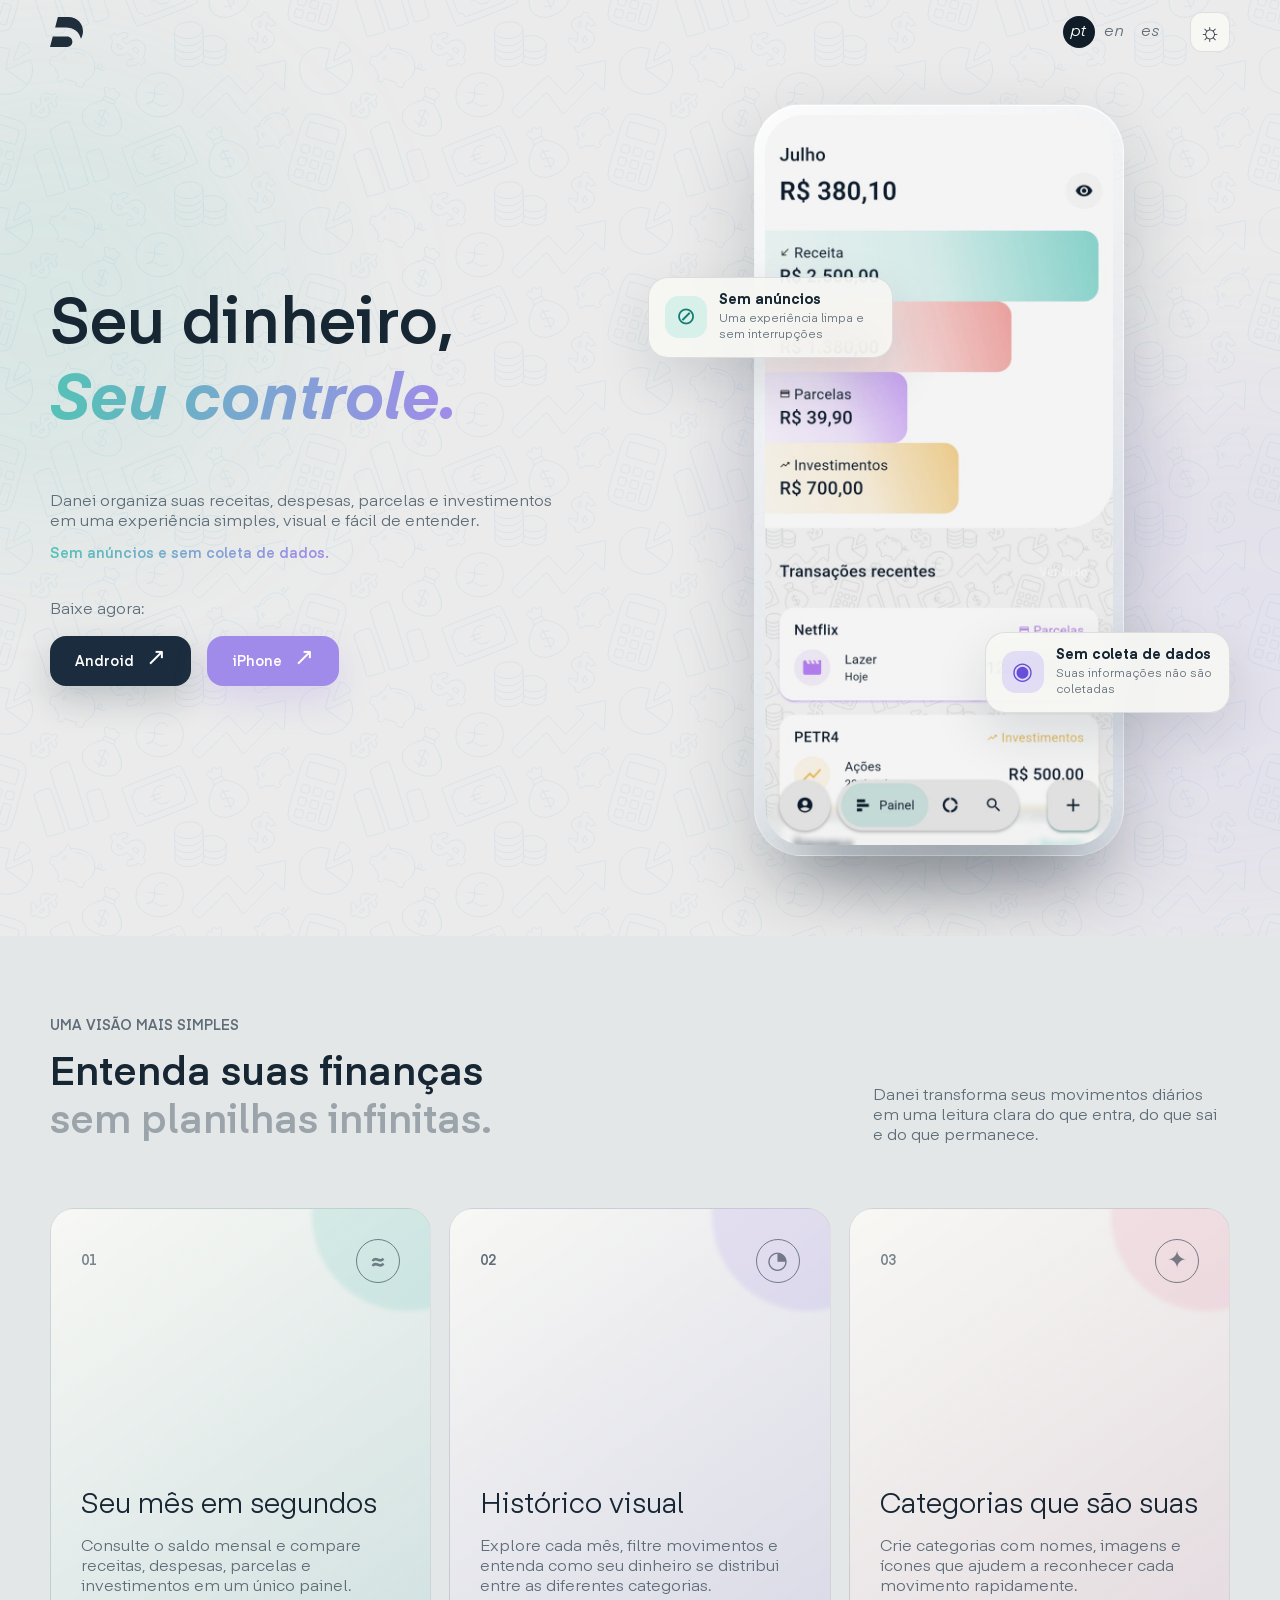
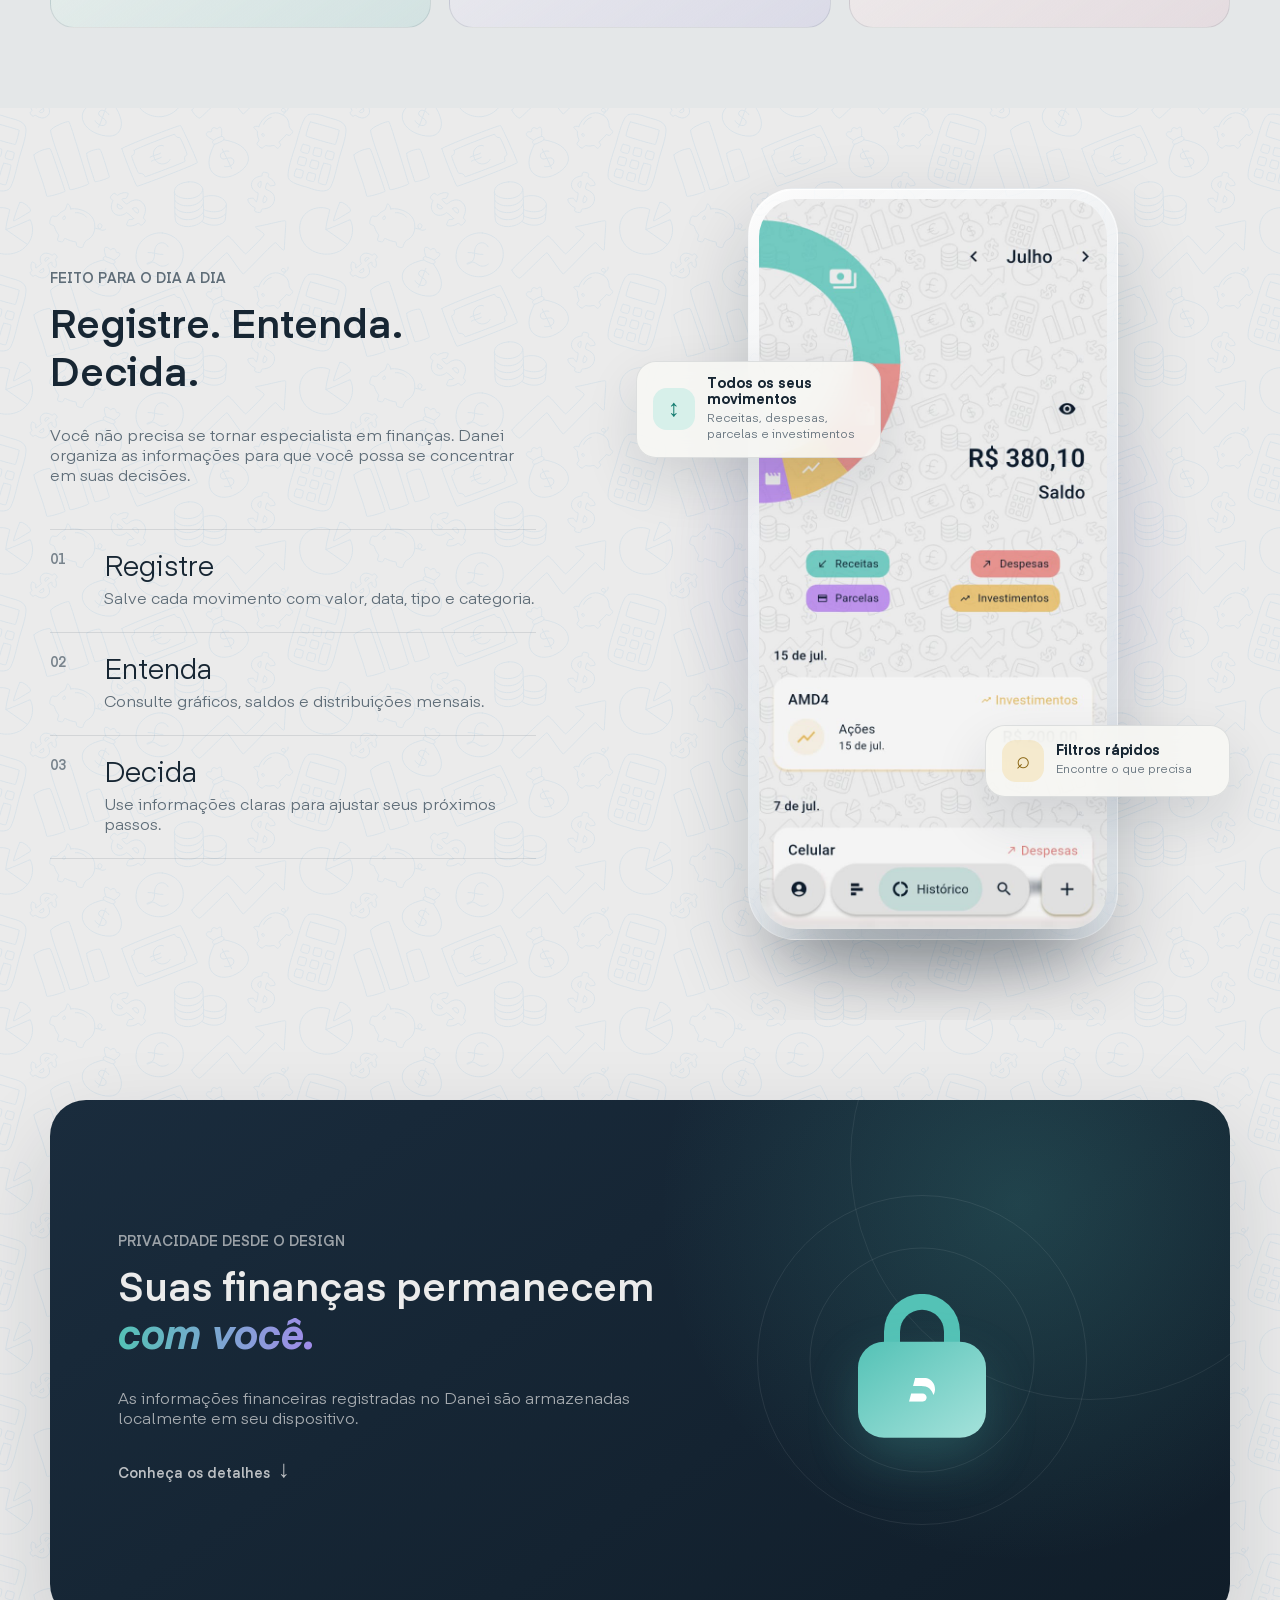
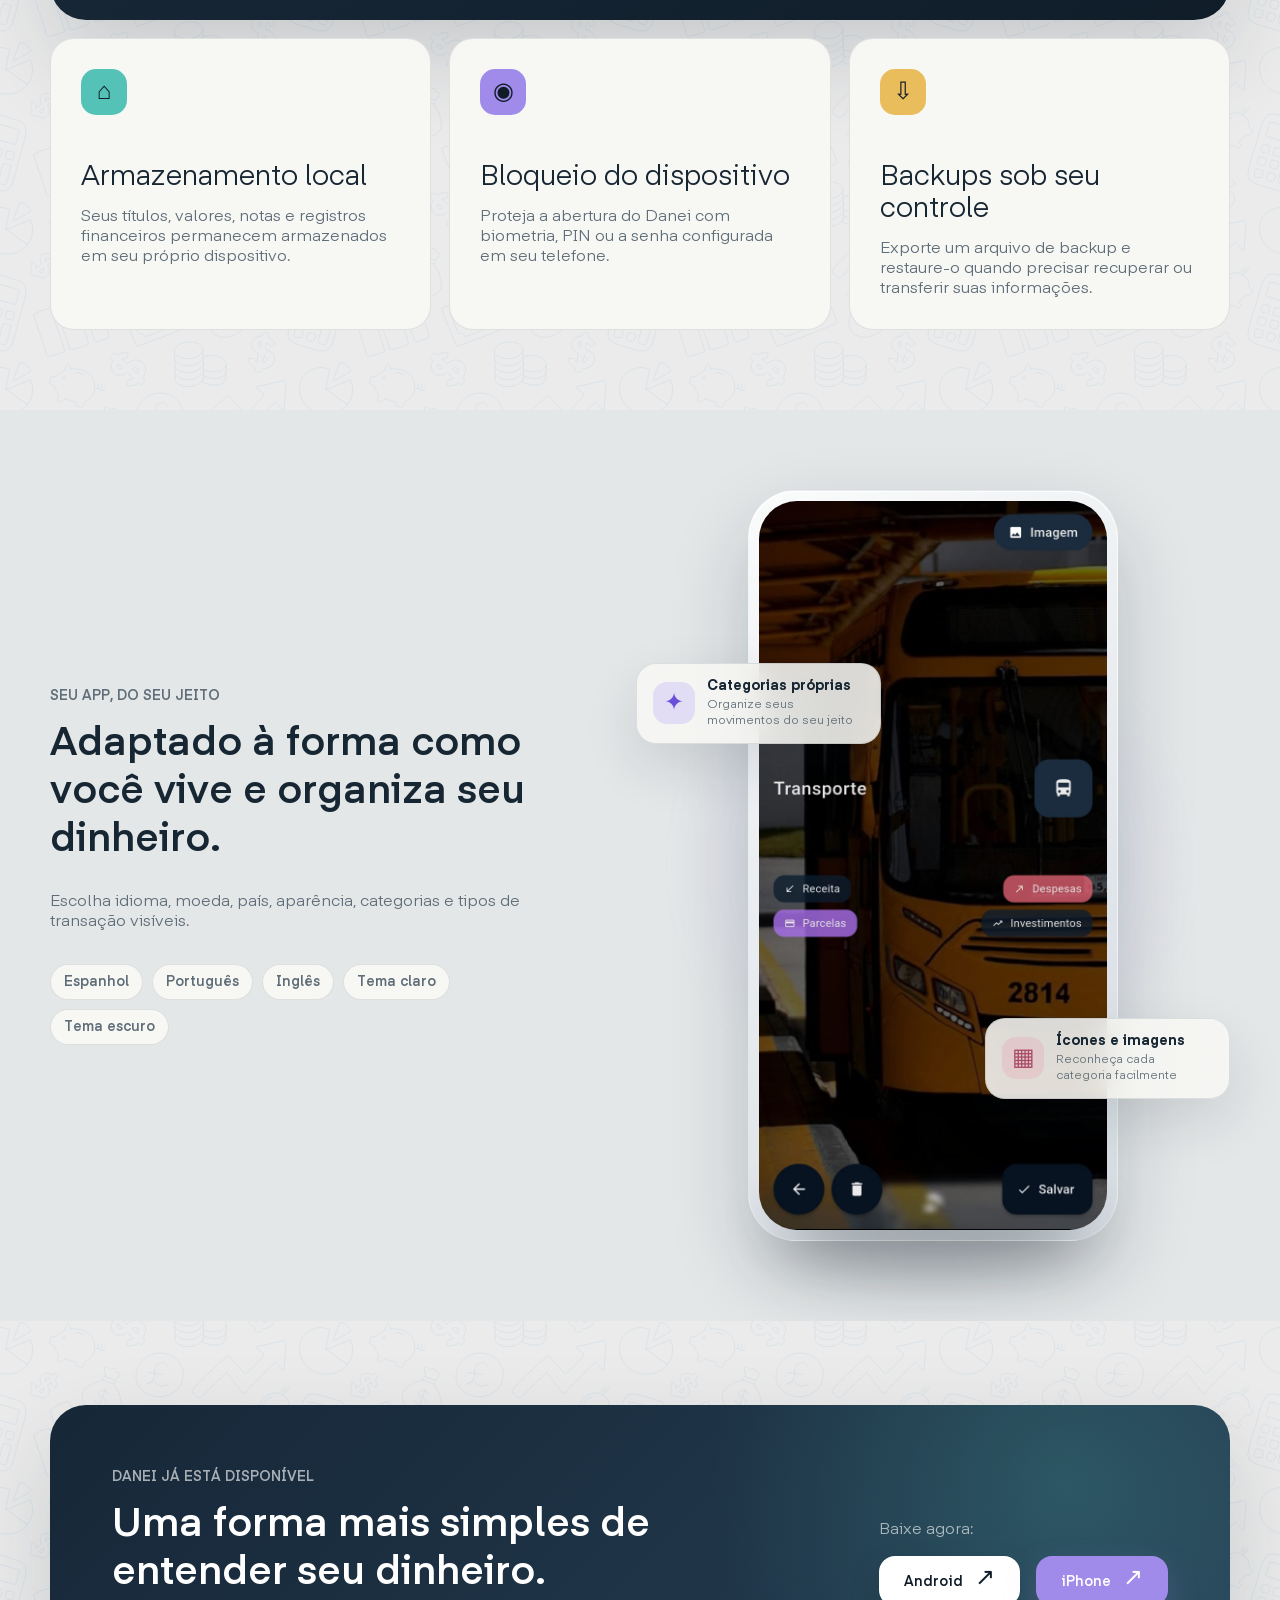
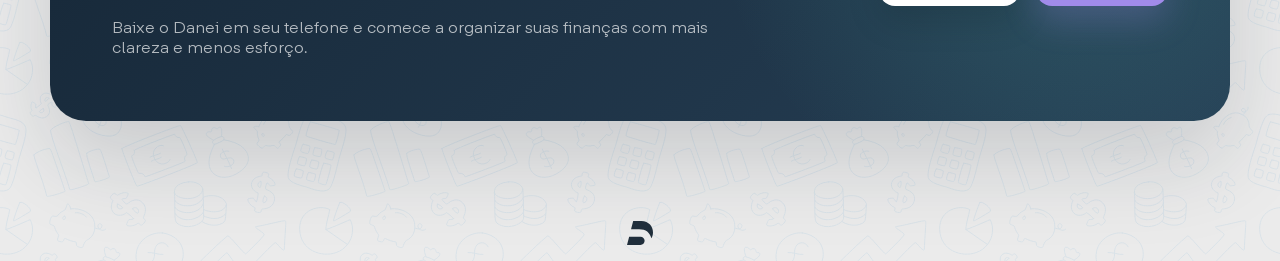
<file: es/index.html>
<!DOCTYPE html>
<html lang="es">

<head>
  <meta charset="UTF-8" />
  <base href="../" />
  <script>
    (() => {
      const base = document.querySelector("base");
      const isLocalizedFile = /\/(?:pt|en|es)\/index\.html$/i.test(
        decodeURI(location.pathname),
      );

      base.href =
        location.protocol === "file:"
          ? isLocalizedFile
            ? "../"
            : "./"
          : "/";
    })();
  </script>
  <meta name="viewport" content="width=device-width, initial-scale=1.0" />
  <meta name="description"
    content="Organizá ingresos, gastos, cuotas e inversiones con Danei, una aplicación de finanzas personales sin anuncios ni recolección de datos." />
  <meta name="theme-color" content="#ebebeb" />
  <meta property="og:type" content="website" />
  <meta property="og:url" content="https://danei.app/es/" />
  <meta property="og:title" content="Danei: control de gastos y finanzas personales" />
  <meta property="og:description"
    content="Organizá ingresos, gastos, cuotas e inversiones con Danei, una aplicación de finanzas personales sin anuncios ni recolección de datos." />
  <meta property="og:image" content="https://danei.app/es/social-card.png" />
  <meta property="og:image:width" content="1200" />
  <meta property="og:image:height" content="630" />
  <meta property="og:image:alt" content="Danei — Tu dinero, tu control." />
  <meta name="twitter:card" content="summary_large_image" />
  <meta name="twitter:title" content="Danei: control de gastos y finanzas personales" />
  <meta name="twitter:description"
    content="Organizá ingresos, gastos, cuotas e inversiones con Danei, una aplicación de finanzas personales sin anuncios ni recolección de datos." />
  <meta name="twitter:image" content="https://danei.app/es/social-card.png" />
  <meta name="twitter:image:alt" content="Danei — Tu dinero, tu control." />
  <script type="application/ld+json">
    {
      "@context": "https://schema.org",
      "@type": "MobileApplication",
      "name": "Danei",
      "applicationCategory": "FinanceApplication",
      "operatingSystem": "Android, iOS",
      "url": "https://danei.app/es/",
      "inLanguage": "es",
      "description": "Organizá ingresos, gastos, cuotas e inversiones con Danei, una aplicación de finanzas personales sin anuncios ni recolección de datos.",
      "sameAs": [
        "https://play.google.com/store/apps/details?id=danei.app",
        "https://apps.apple.com/br/app/danei/id6785736038"
      ],
      "offers": {
        "@type": "Offer",
        "price": 0,
        "priceCurrency": "BRL"
      }
    }
  </script>
  <title>Danei: control de gastos y finanzas personales</title>
  <link rel="canonical" href="https://danei.app/es/" />
  <link rel="alternate" hreflang="pt-BR" href="https://danei.app/pt/" />
  <link rel="alternate" hreflang="en" href="https://danei.app/en/" />
  <link rel="alternate" hreflang="es" href="https://danei.app/es/" />
  <link rel="alternate" hreflang="x-default" href="https://danei.app/" />
  <link rel="icon" type="image/svg+xml" href="assets/vectors/thumbnail.svg" />
  <link rel="stylesheet" href="styles/fonts.css" />
  <link rel="stylesheet" href="styles/main.css" />
</head>

<body>
  <div class="page-glow page-glow-left" aria-hidden="true"></div>
  <div class="page-glow page-glow-right" aria-hidden="true"></div>

  <header class="site-header">
    <div class="container header-content">
      <a class="logo-link" href="#home" aria-label="Danei, página inicial" data-i18n-aria-label="accessibility.home">
        <img class="danei-logo" src="assets/vectors/danei.svg" width="170" height="156" alt="" />
      </a>

      <div class="header-actions">
        <div class="language-selector" id="languageSelector" role="group" aria-label="Seleccionar idioma"
          data-i18n-aria-label="accessibility.languageSelector">
          <span class="language-indicator" aria-hidden="true"></span>

          <button class="language-option" type="button" data-language="pt" aria-label="Português" aria-pressed="false">
            pt
          </button>

          <button class="language-option" type="button" data-language="en" aria-label="Inglês" aria-pressed="false">
            en
          </button>

          <button class="language-option" type="button" data-language="es" aria-label="Espanhol" aria-pressed="false">
            es
          </button>
        </div>

        <button class="theme-button" id="themeButton" type="button" aria-label="Ativar tema escuro"
          aria-pressed="false">
          <span id="themeIcon" aria-hidden="true">☀</span>
        </button>
      </div>
    </div>
  </header>

  <main>
    <section class="hero section" id="home">
      <div class="container hero-grid">
        <div class="hero-content reveal">
          <h1>
            <span data-i18n="hero.title">Tu dinero,</span>
            <br>
            <em data-i18n="hero.emphasis">Tu control.</em>
          </h1>

          <p class="hero-description" data-i18n="hero.description">Danei organiza tus ingresos, gastos, cuotas e inversiones en una experiencia simple, visual y fácil de entender.</p>

          <p class="hero-privacy-note" data-i18n="hero.privacyNote">Sin anuncios y sin recolección de datos.</p>

          <div class="store-links">
            <small class="store-links-label" data-i18n="download.ctaLabel">Descargala ahora</small>

            <div class="hero-actions" role="group" aria-label="Descargar Danei"
              data-i18n-aria-label="accessibility.downloadDanei">
              <a class="button button-primary" href="https://play.google.com/store/apps/details?id=danei.app"
                target="_blank" rel="noopener noreferrer" aria-label="Descargar Danei desde Google Play"
                data-i18n-aria-label="accessibility.googlePlay">
                Android
                <span aria-hidden="true">↗</span>
              </a>

              <a class="button button-iphone" href="https://apps.apple.com/br/app/danei/id6785736038" target="_blank"
                rel="noopener noreferrer" aria-label="Descargar Danei desde App Store"
                data-i18n-aria-label="accessibility.appStore">
                iPhone
                <span aria-hidden="true">↗</span>
              </a>
            </div>
          </div>
        </div>

        <danei-screen-showcase class="reveal" screen="panel" image-base="assets/images/panel" card-one-icon="⊘"
          card-one-tone="aqua" card-two-icon="◉" card-two-tone="violet"></danei-screen-showcase>
      </div>
    </section>

    <section class="section features" id="features">
      <div class="container">
        <div class="section-heading reveal">
          <div>
            <small class="section-label" data-i18n="features.label">Una visión más simple</small>

            <h2>
              <span data-i18n="features.title">Entendé tus finanzas</span>
              <span class="muted-text" data-i18n="features.subtitle">sin planillas infinitas.</span>
            </h2>
          </div>

          <p data-i18n="features.description">Danei transforma tus movimientos diarios en una lectura clara de lo que entra, lo que sale y lo que queda.</p>
        </div>

        <div class="feature-grid">
          <article class="feature-card feature-card-balance reveal">
            <div class="feature-top">
              <small class="feature-number">01</small>
              <span class="feature-symbol">≈</span>
            </div>

            <div>
              <h3 data-i18n="features.cards.month.title">Tu mes en segundos</h3>
              <p data-i18n="features.cards.month.description">Consultá el saldo mensual y compará ingresos, gastos, cuotas e inversiones desde un único panel.</p>
            </div>
          </article>

          <article class="feature-card feature-card-dark reveal">
            <div class="feature-top">
              <small class="feature-number">02</small>
              <span class="feature-symbol">◔</span>
            </div>

            <div>
              <h3 data-i18n="features.cards.history.title">Historial visual</h3>
              <p data-i18n="features.cards.history.description">Explorá cada mes, filtrá movimientos y entendé cómo se distribuye tu dinero entre las diferentes categorías.</p>
            </div>
          </article>

          <article class="feature-card feature-card-categories reveal">
            <div class="feature-top">
              <small class="feature-number">03</small>
              <span class="feature-symbol">✦</span>
            </div>

            <div>
              <h3 data-i18n="features.cards.categories.title">Categorías que son tuyas</h3>
              <p data-i18n="features.cards.categories.description">Creá categorías con nombres, imágenes e íconos que te ayuden a reconocer cada movimiento de un vistazo.</p>
            </div>
          </article>
        </div>
      </div>
    </section>

    <section class="section experience" id="experience">
      <div class="container experience-grid">
        <div class="experience-copy reveal">
          <small class="section-label" data-i18n="experience.label">Hecho para el día a día</small>

          <h2 data-i18n="experience.title">Registrá. Entendé. Decidí.</h2>

          <p data-i18n="experience.description">No necesitás convertirte en especialista en finanzas. Danei organiza la información para que puedas enfocarte en tus decisiones.</p>

          <div class="experience-steps">
            <article>
              <small>01</small>
              <div>
                <h3 data-i18n="experience.steps.register.title">Registrá</h3>
                <p data-i18n="experience.steps.register.description">Guardá cada movimiento con valor, fecha, tipo y categoría.</p>
              </div>
            </article>

            <article>
              <small>02</small>
              <div>
                <h3 data-i18n="experience.steps.understand.title">Entendé</h3>
                <p data-i18n="experience.steps.understand.description">Revisá gráficos, saldos y distribuciones mensuales.</p>
              </div>
            </article>

            <article>
              <small>03</small>
              <div>
                <h3 data-i18n="experience.steps.decide.title">Decidí</h3>
                <p data-i18n="experience.steps.decide.description">Usá información clara para ajustar tus próximos pasos.</p>
              </div>
            </article>
          </div>
        </div>

        <danei-screen-showcase class="reveal" screen="history" image-base="assets/images/history" card-one-icon="↕"
          card-one-tone="aqua" card-two-icon="⌕" card-two-tone="gold"></danei-screen-showcase>
      </div>
    </section>

    <section class="section privacy" id="privacy">
      <div class="container">
        <div class="privacy-panel reveal">
          <div class="privacy-copy">
            <small class="section-label" data-i18n="privacy.label">Privacidad desde el diseño</small>

            <h2>
              <span data-i18n="privacy.title">Tus finanzas permanecen</span>
              <em data-i18n="privacy.emphasis">con vos.</em>
            </h2>

            <p data-i18n="privacy.description">La información financiera que registrás en Danei se almacena localmente en tu dispositivo.</p>

            <a class="text-link privacy-link" href="#privacy-details">
              <span data-i18n="privacy.detailsLink">Conocé los detalles</span>
              <span aria-hidden="true">↓</span>
            </a>
          </div>

          <div class="privacy-visual" aria-hidden="true">
            <div class="privacy-ring privacy-ring-large"></div>
            <div class="privacy-ring privacy-ring-small"></div>
            <div class="privacy-lock">
              <span class="lock-handle"></span>
              <span class="lock-body">
                <img class="lock-logo" src="assets/vectors/danei.svg" width="170" height="156" alt="" />
              </span>
            </div>
          </div>
        </div>

        <div class="privacy-grid" id="privacy-details">
          <article class="privacy-card reveal">
            <span class="privacy-card-icon">⌂</span>
            <h3 data-i18n="privacy.cards.local.title">Almacenamiento local</h3>
            <p data-i18n="privacy.cards.local.description">Tus títulos, valores, notas y registros financieros permanecen guardados en tu propio dispositivo.</p>
          </article>

          <article class="privacy-card reveal">
            <span class="privacy-card-icon">◉</span>
            <h3 data-i18n="privacy.cards.lock.title">Bloqueo del dispositivo</h3>
            <p data-i18n="privacy.cards.lock.description">Protegé la apertura de Danei mediante biometría, PIN o la contraseña configurada en tu teléfono.</p>
          </article>

          <article class="privacy-card reveal">
            <span class="privacy-card-icon">⇩</span>
            <h3 data-i18n="privacy.cards.backup.title">Backups bajo tu control</h3>
            <p data-i18n="privacy.cards.backup.description">Exportá un archivo de respaldo y restauralo cuando necesites recuperar o trasladar tu información.</p>
          </article>
        </div>
      </div>
    </section>

    <section class="section preferences">
      <div class="container preferences-grid">
        <div class="preferences-copy reveal">
          <small class="section-label" data-i18n="preferences.label">Tu app, a tu manera</small>

          <h2 data-i18n="preferences.title">Adaptada a cómo vivís y organizás tu dinero.</h2>

          <p data-i18n="preferences.description">Elegí idioma, moneda, país, apariencia, categorías y tipos de transacción visibles.</p>

          <div class="preference-tags">
            <small data-i18n="preferences.tags.spanish">Español</small>
            <small data-i18n="preferences.tags.portuguese">Português</small>
            <small data-i18n="preferences.tags.english">English</small>
            <small data-i18n="preferences.tags.light">Tema claro</small>
            <small data-i18n="preferences.tags.dark">Tema oscuro</small>
          </div>
        </div>

        <danei-screen-showcase class="reveal" screen="category" image-base="assets/images/category" card-one-icon="✦"
          card-one-tone="violet" card-two-icon="▦" card-two-tone="blush"></danei-screen-showcase>
      </div>
    </section>

    <section class="section download" id="download">
      <div class="container">
        <div class="download-panel reveal">
          <div>
            <small class="section-label" data-i18n="download.label">Danei ya está disponible</small>

            <h2 data-i18n="download.title">Una forma más simple de entender tu dinero.</h2>

            <p data-i18n="download.description">Descargá Danei en tu teléfono y empezá a organizar tus finanzas con más claridad y menos esfuerzo.</p>
          </div>

          <div class="store-links download-store-links">
            <small class="store-links-label" data-i18n="download.ctaLabel">Descargala ahora</small>

            <div class="hero-actions" role="group" aria-label="Descargar Danei"
              data-i18n-aria-label="accessibility.downloadDanei">
              <a class="button button-light" href="https://play.google.com/store/apps/details?id=danei.app"
                target="_blank" rel="noopener noreferrer" aria-label="Descargar Danei desde Google Play"
                data-i18n-aria-label="accessibility.googlePlay">
                Android
                <span aria-hidden="true">↗</span>
              </a>

              <a class="button button-iphone" href="https://apps.apple.com/br/app/danei/id6785736038" target="_blank"
                rel="noopener noreferrer" aria-label="Descargar Danei desde App Store"
                data-i18n-aria-label="accessibility.appStore">
                iPhone
                <span aria-hidden="true">↗</span>
              </a>
            </div>
          </div>
        </div>
      </div>
    </section>
  </main>

  <footer class="site-footer">
    <a class="logo-link footer-logo" href="#home" aria-label="Danei, página inicial"
      data-i18n-aria-label="accessibility.home">
      <img class="danei-logo" src="assets/vectors/danei.svg" width="170" height="156" alt="" />
    </a>
  </footer>

  <script defer src="pt/strings.js"></script>
  <script defer src="en/strings.js"></script>
  <script defer src="es/strings.js"></script>
  <script defer src="scripts/i18n.js"></script>
  <script defer src="scripts/screen-showcase.js"></script>
  <script defer src="scripts/scripts.js"></script>
</body>

</html>
</file>
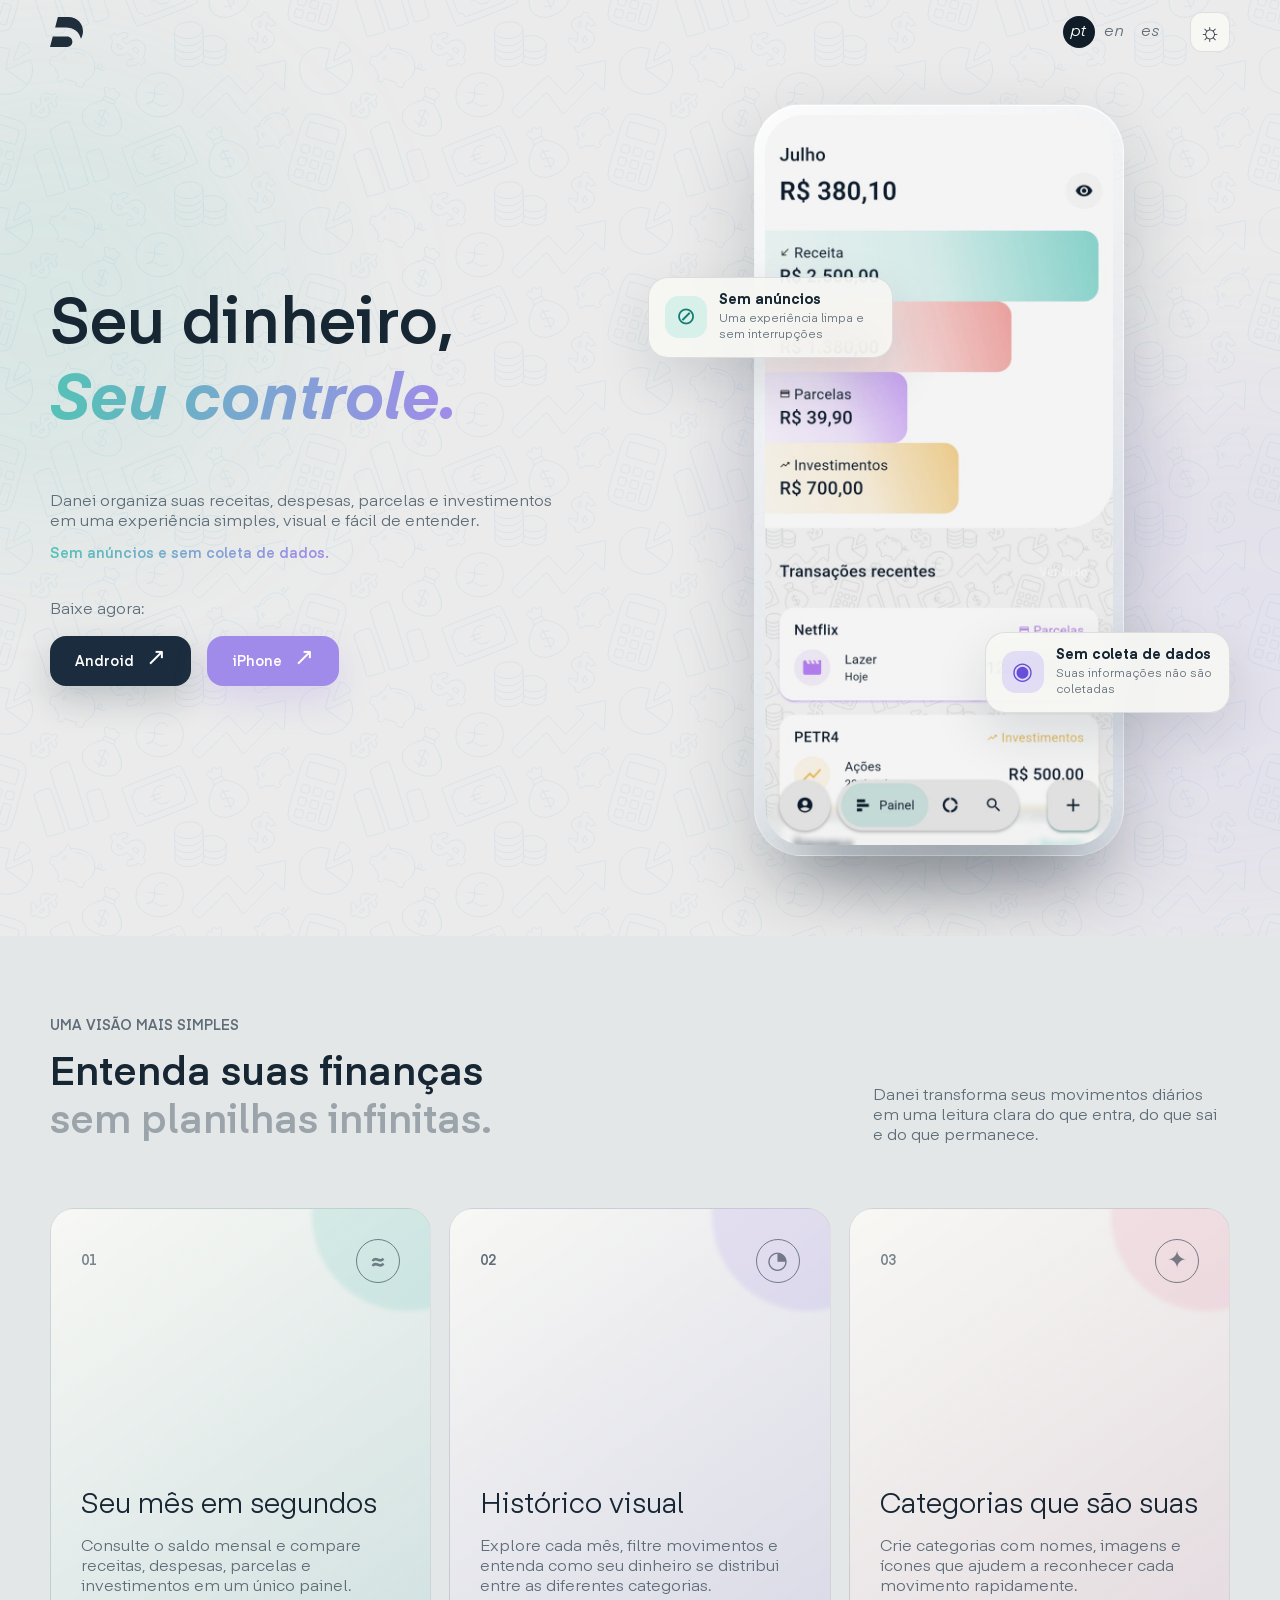
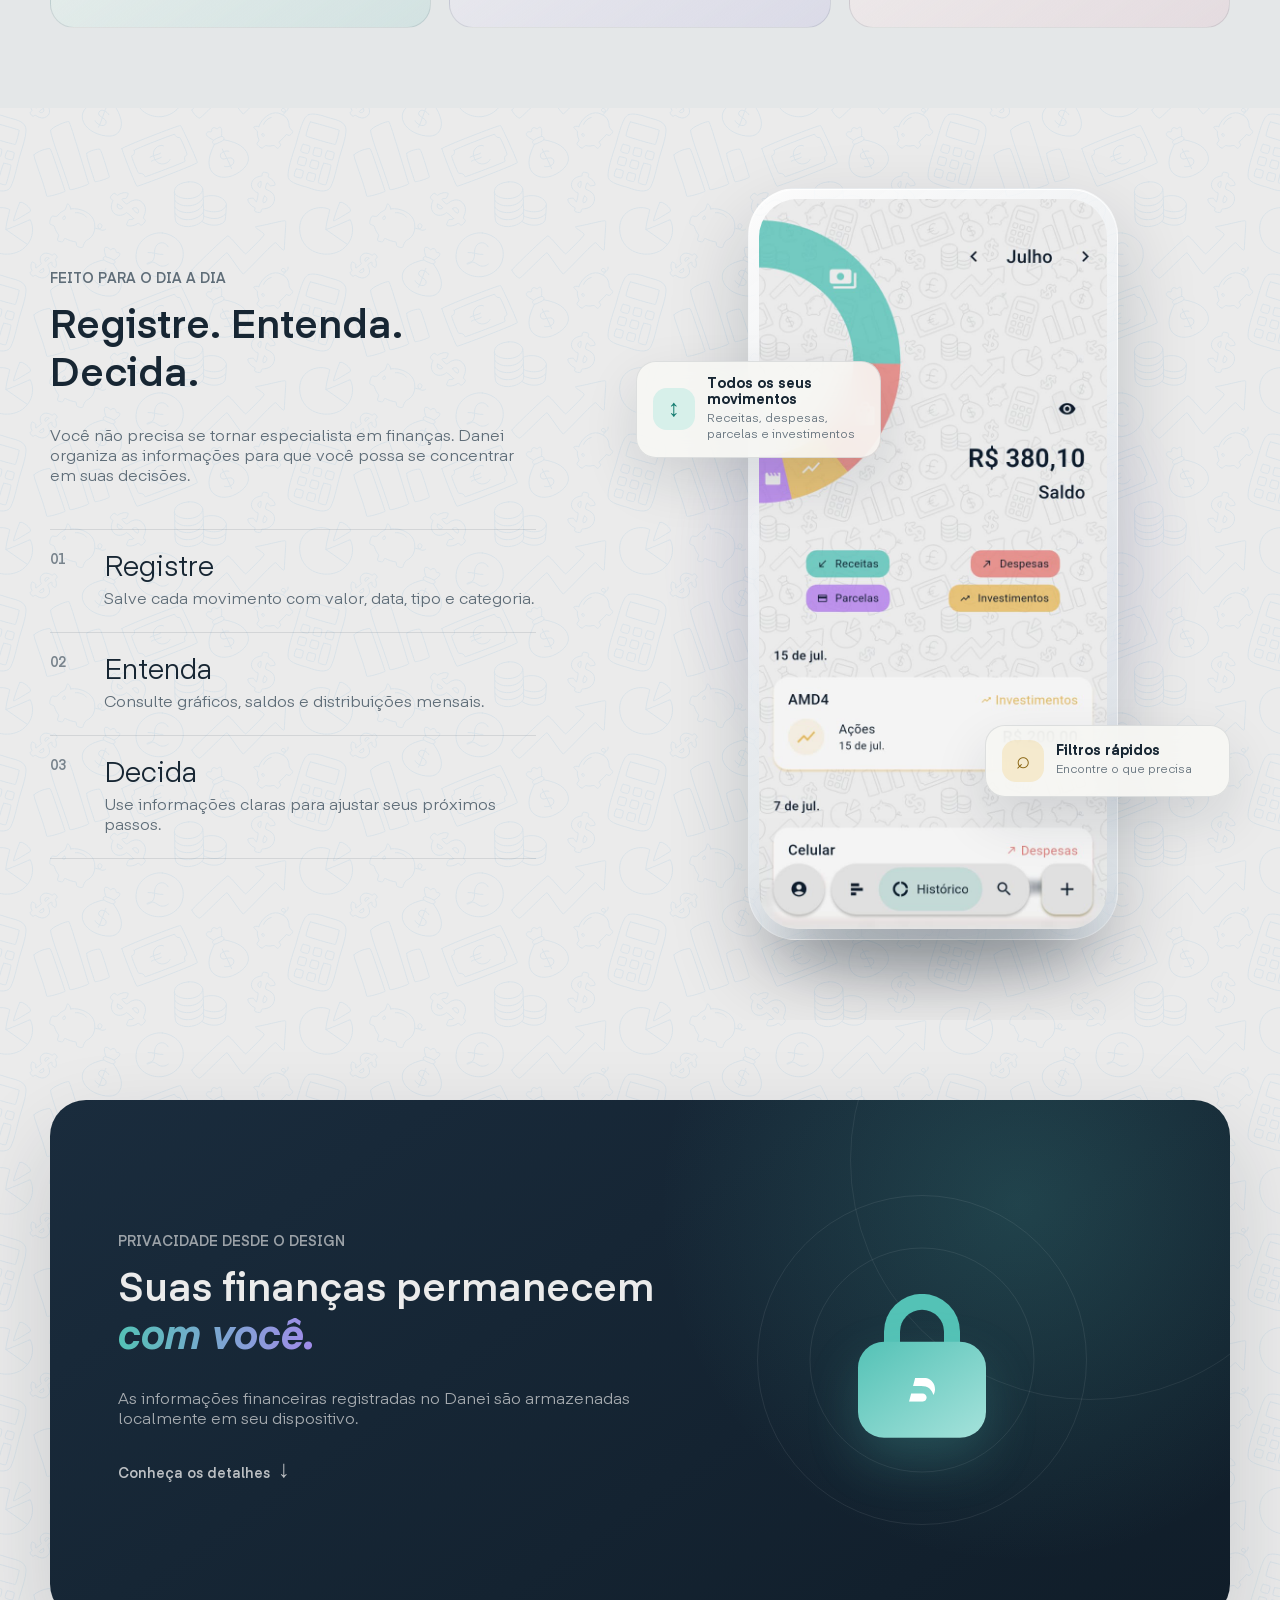
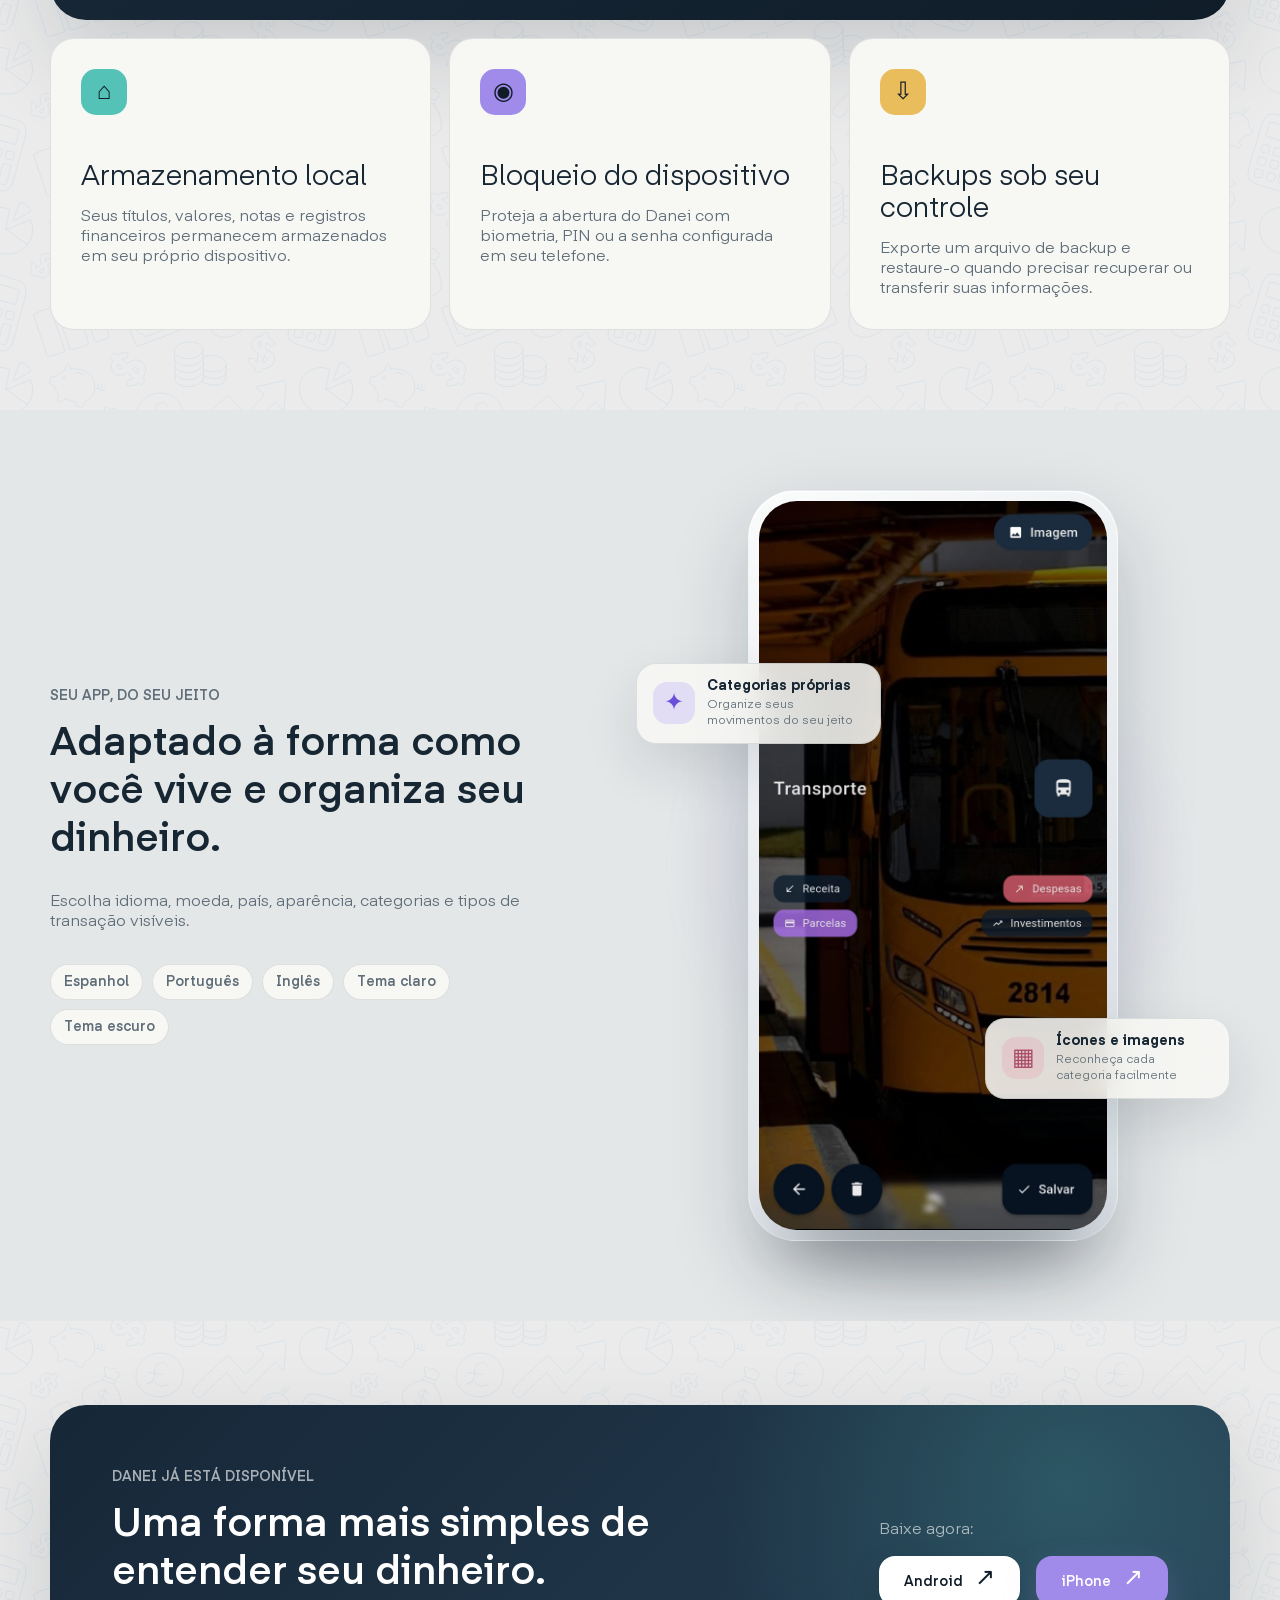
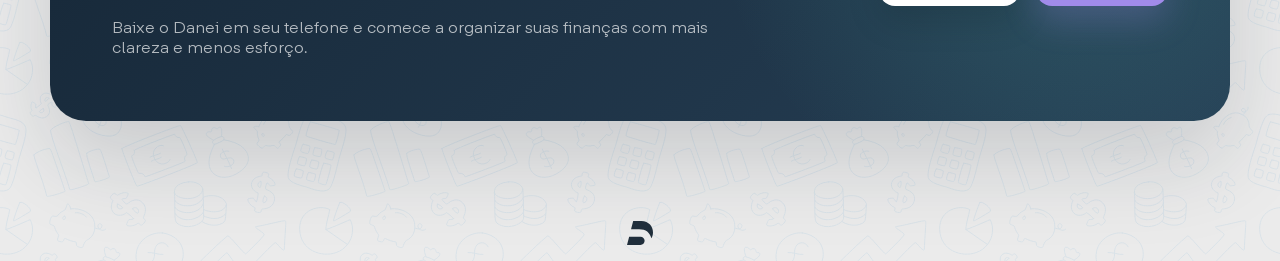
<file: pt/index.html>
<!DOCTYPE html>
<html lang="pt-BR">

<head>
  <meta charset="UTF-8" />
  <base href="../" />
  <script>
    (() => {
      const base = document.querySelector("base");
      const isLocalizedFile = /\/(?:pt|en|es)\/index\.html$/i.test(
        decodeURI(location.pathname),
      );

      base.href =
        location.protocol === "file:"
          ? isLocalizedFile
            ? "../"
            : "./"
          : "/";
    })();
  </script>
  <meta name="viewport" content="width=device-width, initial-scale=1.0" />
  <meta name="description"
    content="Organize receitas, despesas, parcelas e investimentos com o Danei, um aplicativo de finanças pessoais sem anúncios e sem coleta de dados." />
  <meta name="theme-color" content="#ebebeb" />
  <meta property="og:type" content="website" />
  <meta property="og:url" content="https://danei.app/pt/" />
  <meta property="og:title" content="Danei: controle de gastos e finanças pessoais" />
  <meta property="og:description"
    content="Organize receitas, despesas, parcelas e investimentos com o Danei, um aplicativo de finanças pessoais sem anúncios e sem coleta de dados." />
  <meta property="og:image" content="https://danei.app/pt/social-card.png" />
  <meta property="og:image:width" content="1200" />
  <meta property="og:image:height" content="630" />
  <meta property="og:image:alt" content="Danei — Seu dinheiro, seu controle." />
  <meta name="twitter:card" content="summary_large_image" />
  <meta name="twitter:title" content="Danei: controle de gastos e finanças pessoais" />
  <meta name="twitter:description"
    content="Organize receitas, despesas, parcelas e investimentos com o Danei, um aplicativo de finanças pessoais sem anúncios e sem coleta de dados." />
  <meta name="twitter:image" content="https://danei.app/pt/social-card.png" />
  <meta name="twitter:image:alt" content="Danei — Seu dinheiro, seu controle." />
  <script type="application/ld+json">
    {
      "@context": "https://schema.org",
      "@type": "MobileApplication",
      "name": "Danei",
      "applicationCategory": "FinanceApplication",
      "operatingSystem": "Android, iOS",
      "url": "https://danei.app/pt/",
      "inLanguage": "pt-BR",
      "description": "Organize receitas, despesas, parcelas e investimentos com o Danei, um aplicativo de finanças pessoais sem anúncios e sem coleta de dados.",
      "sameAs": [
        "https://play.google.com/store/apps/details?id=danei.app",
        "https://apps.apple.com/br/app/danei/id6785736038"
      ],
      "offers": {
        "@type": "Offer",
        "price": 0,
        "priceCurrency": "BRL"
      }
    }
  </script>
  <title>Danei: controle de gastos e finanças pessoais</title>
  <link rel="canonical" href="https://danei.app/pt/" />
  <link rel="alternate" hreflang="pt-BR" href="https://danei.app/pt/" />
  <link rel="alternate" hreflang="en" href="https://danei.app/en/" />
  <link rel="alternate" hreflang="es" href="https://danei.app/es/" />
  <link rel="alternate" hreflang="x-default" href="https://danei.app/" />
  <link rel="icon" type="image/svg+xml" href="assets/vectors/thumbnail.svg" />
  <link rel="stylesheet" href="styles/fonts.css" />
  <link rel="stylesheet" href="styles/main.css" />
</head>

<body>
  <div class="page-glow page-glow-left" aria-hidden="true"></div>
  <div class="page-glow page-glow-right" aria-hidden="true"></div>

  <header class="site-header">
    <div class="container header-content">
      <a class="logo-link" href="#home" aria-label="Danei, página inicial" data-i18n-aria-label="accessibility.home">
        <img class="danei-logo" src="assets/vectors/danei.svg" width="170" height="156" alt="" />
      </a>

      <div class="header-actions">
        <div class="language-selector" id="languageSelector" role="group" aria-label="Selecionar idioma"
          data-i18n-aria-label="accessibility.languageSelector">
          <span class="language-indicator" aria-hidden="true"></span>

          <button class="language-option" type="button" data-language="pt" aria-label="Português" aria-pressed="false">
            pt
          </button>

          <button class="language-option" type="button" data-language="en" aria-label="Inglês" aria-pressed="false">
            en
          </button>

          <button class="language-option" type="button" data-language="es" aria-label="Espanhol" aria-pressed="false">
            es
          </button>
        </div>

        <button class="theme-button" id="themeButton" type="button" aria-label="Ativar tema escuro"
          aria-pressed="false">
          <span id="themeIcon" aria-hidden="true">☀</span>
        </button>
      </div>
    </div>
  </header>

  <main>
    <section class="hero section" id="home">
      <div class="container hero-grid">
        <div class="hero-content reveal">
          <h1>
            <span data-i18n="hero.title">Seu dinheiro,</span>
            <br>
            <em data-i18n="hero.emphasis">Seu controle.</em>
          </h1>

          <p class="hero-description" data-i18n="hero.description">Danei organiza suas receitas, despesas, parcelas e investimentos em uma experiência simples, visual e fácil de entender.</p>

          <p class="hero-privacy-note" data-i18n="hero.privacyNote">Sem anúncios e sem coleta de dados.</p>

          <div class="store-links">
            <small class="store-links-label" data-i18n="download.ctaLabel">Baixe agora:</small>

            <div class="hero-actions" role="group" aria-label="Baixar Danei"
              data-i18n-aria-label="accessibility.downloadDanei">
              <a class="button button-primary" href="https://play.google.com/store/apps/details?id=danei.app"
                target="_blank" rel="noopener noreferrer" aria-label="Baixar Danei no Google Play"
                data-i18n-aria-label="accessibility.googlePlay">
                Android
                <span aria-hidden="true">↗</span>
              </a>

              <a class="button button-iphone" href="https://apps.apple.com/br/app/danei/id6785736038" target="_blank"
                rel="noopener noreferrer" aria-label="Baixar Danei na App Store"
                data-i18n-aria-label="accessibility.appStore">
                iPhone
                <span aria-hidden="true">↗</span>
              </a>
            </div>
          </div>
        </div>

        <danei-screen-showcase class="reveal" screen="panel" image-base="assets/images/panel" card-one-icon="⊘"
          card-one-tone="aqua" card-two-icon="◉" card-two-tone="violet"></danei-screen-showcase>
      </div>
    </section>

    <section class="section features" id="features">
      <div class="container">
        <div class="section-heading reveal">
          <div>
            <small class="section-label" data-i18n="features.label">Uma visão mais simples</small>

            <h2>
              <span data-i18n="features.title">Entenda suas finanças</span>
              <span class="muted-text" data-i18n="features.subtitle">sem planilhas infinitas.</span>
            </h2>
          </div>

          <p data-i18n="features.description">Danei transforma seus movimentos diários em uma leitura clara do que entra, do que sai e do que permanece.</p>
        </div>

        <div class="feature-grid">
          <article class="feature-card feature-card-balance reveal">
            <div class="feature-top">
              <small class="feature-number">01</small>
              <span class="feature-symbol">≈</span>
            </div>

            <div>
              <h3 data-i18n="features.cards.month.title">Seu mês em segundos</h3>
              <p data-i18n="features.cards.month.description">Consulte o saldo mensal e compare receitas, despesas, parcelas e investimentos em um único painel.</p>
            </div>
          </article>

          <article class="feature-card feature-card-dark reveal">
            <div class="feature-top">
              <small class="feature-number">02</small>
              <span class="feature-symbol">◔</span>
            </div>

            <div>
              <h3 data-i18n="features.cards.history.title">Histórico visual</h3>
              <p data-i18n="features.cards.history.description">Explore cada mês, filtre movimentos e entenda como seu dinheiro se distribui entre as diferentes categorias.</p>
            </div>
          </article>

          <article class="feature-card feature-card-categories reveal">
            <div class="feature-top">
              <small class="feature-number">03</small>
              <span class="feature-symbol">✦</span>
            </div>

            <div>
              <h3 data-i18n="features.cards.categories.title">Categorias que são suas</h3>
              <p data-i18n="features.cards.categories.description">Crie categorias com nomes, imagens e ícones que ajudem a reconhecer cada movimento rapidamente.</p>
            </div>
          </article>
        </div>
      </div>
    </section>

    <section class="section experience" id="experience">
      <div class="container experience-grid">
        <div class="experience-copy reveal">
          <small class="section-label" data-i18n="experience.label">Feito para o dia a dia</small>

          <h2 data-i18n="experience.title">Registre. Entenda. Decida.</h2>

          <p data-i18n="experience.description">Você não precisa se tornar especialista em finanças. Danei organiza as informações para que você possa se concentrar em suas decisões.</p>

          <div class="experience-steps">
            <article>
              <small>01</small>
              <div>
                <h3 data-i18n="experience.steps.register.title">Registre</h3>
                <p data-i18n="experience.steps.register.description">Salve cada movimento com valor, data, tipo e categoria.</p>
              </div>
            </article>

            <article>
              <small>02</small>
              <div>
                <h3 data-i18n="experience.steps.understand.title">Entenda</h3>
                <p data-i18n="experience.steps.understand.description">Consulte gráficos, saldos e distribuições mensais.</p>
              </div>
            </article>

            <article>
              <small>03</small>
              <div>
                <h3 data-i18n="experience.steps.decide.title">Decida</h3>
                <p data-i18n="experience.steps.decide.description">Use informações claras para ajustar seus próximos passos.</p>
              </div>
            </article>
          </div>
        </div>

        <danei-screen-showcase class="reveal" screen="history" image-base="assets/images/history" card-one-icon="↕"
          card-one-tone="aqua" card-two-icon="⌕" card-two-tone="gold"></danei-screen-showcase>
      </div>
    </section>

    <section class="section privacy" id="privacy">
      <div class="container">
        <div class="privacy-panel reveal">
          <div class="privacy-copy">
            <small class="section-label" data-i18n="privacy.label">Privacidade desde o design</small>

            <h2>
              <span data-i18n="privacy.title">Suas finanças permanecem</span>
              <em data-i18n="privacy.emphasis">com você.</em>
            </h2>

            <p data-i18n="privacy.description">As informações financeiras registradas no Danei são armazenadas localmente em seu dispositivo.</p>

            <a class="text-link privacy-link" href="#privacy-details">
              <span data-i18n="privacy.detailsLink">Conheça os detalhes</span>
              <span aria-hidden="true">↓</span>
            </a>
          </div>

          <div class="privacy-visual" aria-hidden="true">
            <div class="privacy-ring privacy-ring-large"></div>
            <div class="privacy-ring privacy-ring-small"></div>
            <div class="privacy-lock">
              <span class="lock-handle"></span>
              <span class="lock-body">
                <img class="lock-logo" src="assets/vectors/danei.svg" width="170" height="156" alt="" />
              </span>
            </div>
          </div>
        </div>

        <div class="privacy-grid" id="privacy-details">
          <article class="privacy-card reveal">
            <span class="privacy-card-icon">⌂</span>
            <h3 data-i18n="privacy.cards.local.title">Armazenamento local</h3>
            <p data-i18n="privacy.cards.local.description">Seus títulos, valores, notas e registros financeiros permanecem armazenados em seu próprio dispositivo.</p>
          </article>

          <article class="privacy-card reveal">
            <span class="privacy-card-icon">◉</span>
            <h3 data-i18n="privacy.cards.lock.title">Bloqueio do dispositivo</h3>
            <p data-i18n="privacy.cards.lock.description">Proteja a abertura do Danei com biometria, PIN ou a senha configurada em seu telefone.</p>
          </article>

          <article class="privacy-card reveal">
            <span class="privacy-card-icon">⇩</span>
            <h3 data-i18n="privacy.cards.backup.title">Backups sob seu controle</h3>
            <p data-i18n="privacy.cards.backup.description">Exporte um arquivo de backup e restaure-o quando precisar recuperar ou transferir suas informações.</p>
          </article>
        </div>
      </div>
    </section>

    <section class="section preferences">
      <div class="container preferences-grid">
        <div class="preferences-copy reveal">
          <small class="section-label" data-i18n="preferences.label">Seu app, do seu jeito</small>

          <h2 data-i18n="preferences.title">Adaptado à forma como você vive e organiza seu dinheiro.</h2>

          <p data-i18n="preferences.description">Escolha idioma, moeda, país, aparência, categorias e tipos de transação visíveis.</p>

          <div class="preference-tags">
            <small data-i18n="preferences.tags.spanish">Espanhol</small>
            <small data-i18n="preferences.tags.portuguese">Português</small>
            <small data-i18n="preferences.tags.english">Inglês</small>
            <small data-i18n="preferences.tags.light">Tema claro</small>
            <small data-i18n="preferences.tags.dark">Tema escuro</small>
          </div>
        </div>

        <danei-screen-showcase class="reveal" screen="category" image-base="assets/images/category" card-one-icon="✦"
          card-one-tone="violet" card-two-icon="▦" card-two-tone="blush"></danei-screen-showcase>
      </div>
    </section>

    <section class="section download" id="download">
      <div class="container">
        <div class="download-panel reveal">
          <div>
            <small class="section-label" data-i18n="download.label">Danei já está disponível</small>

            <h2 data-i18n="download.title">Uma forma mais simples de entender seu dinheiro.</h2>

            <p data-i18n="download.description">Baixe o Danei em seu telefone e comece a organizar suas finanças com mais clareza e menos esforço.</p>
          </div>

          <div class="store-links download-store-links">
            <small class="store-links-label" data-i18n="download.ctaLabel">Baixe agora:</small>

            <div class="hero-actions" role="group" aria-label="Baixar Danei"
              data-i18n-aria-label="accessibility.downloadDanei">
              <a class="button button-light" href="https://play.google.com/store/apps/details?id=danei.app"
                target="_blank" rel="noopener noreferrer" aria-label="Baixar Danei no Google Play"
                data-i18n-aria-label="accessibility.googlePlay">
                Android
                <span aria-hidden="true">↗</span>
              </a>

              <a class="button button-iphone" href="https://apps.apple.com/br/app/danei/id6785736038" target="_blank"
                rel="noopener noreferrer" aria-label="Baixar Danei na App Store"
                data-i18n-aria-label="accessibility.appStore">
                iPhone
                <span aria-hidden="true">↗</span>
              </a>
            </div>
          </div>
        </div>
      </div>
    </section>
  </main>

  <footer class="site-footer">
    <a class="logo-link footer-logo" href="#home" aria-label="Danei, página inicial"
      data-i18n-aria-label="accessibility.home">
      <img class="danei-logo" src="assets/vectors/danei.svg" width="170" height="156" alt="" />
    </a>
  </footer>

  <script defer src="pt/strings.js"></script>
  <script defer src="en/strings.js"></script>
  <script defer src="es/strings.js"></script>
  <script defer src="scripts/i18n.js"></script>
  <script defer src="scripts/screen-showcase.js"></script>
  <script defer src="scripts/scripts.js"></script>
</body>

</html>
</file>
<file: styles/fonts.css>
/* Defines the Danei type system through semantic HTML tags. */

/* font faces
--------------------------------------------- */
@font-face {
  font-family: "eina";
  font-style: normal;
  font-weight: 300;
  font-display: swap;
  src: url("../assets/fonts/eina-light.woff2") format("woff2");
}

@font-face {
  font-family: "eina";
  font-style: italic;
  font-weight: 300;
  font-display: swap;
  src: url("../assets/fonts/eina-lightitalic.woff2") format("woff2");
}

@font-face {
  font-family: "eina";
  font-style: normal;
  font-weight: 400;
  font-display: swap;
  src: url("../assets/fonts/eina-regular.woff2") format("woff2");
}

@font-face {
  font-family: "eina";
  font-style: italic;
  font-weight: 400;
  font-display: swap;
  src: url("../assets/fonts/eina-italic.woff2") format("woff2");
}

@font-face {
  font-family: "eina";
  font-style: normal;
  font-weight: 600;
  font-display: swap;
  src: url("../assets/fonts/eina-semibold.woff2") format("woff2");
}

@font-face {
  font-family: "eina";
  font-style: italic;
  font-weight: 600;
  font-display: swap;
  src: url("../assets/fonts/eina-semibolditalic.woff2") format("woff2");
}

@font-face {
  font-family: "eina";
  font-style: normal;
  font-weight: 700;
  font-display: swap;
  src: url("../assets/fonts/eina-bold.woff2") format("woff2");
}

@font-face {
  font-family: "eina";
  font-style: italic;
  font-weight: 700;
  font-display: swap;
  src: url("../assets/fonts/eina-bolditalic.woff2") format("woff2");
}

/* foundation
--------------------------------------------- */
html {
  font-family: "eina", Arial, sans-serif;
  font-kerning: normal;
  font-synthesis: none;
  text-rendering: optimizeLegibility;
}

body,
button,
input,
textarea,
select {
  font-family: inherit;
  font-size: 16px;
  font-style: normal;
  font-weight: 400;
  line-height: 20px;
  letter-spacing: normal;
}

button,
input,
textarea,
select {
  font: inherit;
}

h1,
h2,
h3,
h4,
h5,
h6,
p,
small {
  letter-spacing: normal;
}

h1 {
  font-size: 64px;
  font-weight: 600;
  line-height: 76px;
}

h2 {
  font-size: 40px;
  font-weight: 600;
  line-height: 48px;
}

h3 {
  font-size: 28px;
  font-weight: 400;
  line-height: 32px;
}

h4 {
  font-size: 24px;
  font-weight: 400;
  line-height: 28px;
}

h5 {
  font-size: 20px;
  font-weight: 400;
  line-height: 24px;
}

h6,
p {
  font-size: 16px;
  font-weight: 400;
  line-height: 20px;
}

small {
  font-size: 14px;
  font-weight: 400;
  line-height: 16px;
}

strong,
b {
  font-weight: 700;
}

em {
  font-style: italic;
  font-weight: 600;
  background: linear-gradient(90deg, var(--aqua), var(--violet));
  background-clip: text;
  -webkit-background-clip: text;
  -webkit-text-fill-color: transparent;
}

h1 em,
h2 em {
  font-weight: 700;
}

i {
  font-style: italic;
}

a,
button {
  font-size: 14px;
  font-weight: 600;
  line-height: 16px;
  letter-spacing: normal;
  text-decoration: none;
}

label,
.section-label {
  font-size: 14px;
  font-weight: 600;
  line-height: 16px;
  letter-spacing: normal;
  text-transform: uppercase;
}

/* component semantics
--------------------------------------------- */
.language-option {
  font-size: 16px;
  font-style: italic;
  font-weight: 400;
}

.feature-number,
.experience-steps article>small,
.preference-tags small {
  font-weight: 600;
}

.screen-showcase-card strong {
  font-size: 14px;
  line-height: 16px;
}

.screen-showcase-card small {
  font-size: 12px;
  line-height: 16px;
}

/* icons and symbols
--------------------------------------------- */
.theme-button,
.feature-symbol,
.privacy-card-icon,
.screen-showcase-card-icon,
.hero-actions [aria-hidden="true"],
.text-link [aria-hidden="true"] {
  font-size: 24px;
  font-weight: 600;
  line-height: 20px;
}

.lock-body {
  font-size: 34px;
  font-weight: 700;
  line-height: 34px;
}

/* responsive scale
--------------------------------------------- */
@media (max-width: 580px) {
  h1 {
    font-size: 40px;
    line-height: 48px;
  }

  h2 {
    font-size: 36px;
    font-weight: 400;
    line-height: 44px;
  }
}
</file>
<file: styles/main.css>
:root {
  color-scheme: light;
  --background: #ebebeb;
  --background-soft: #e4e7e8;
  --surface: #f7f7f4;
  --surface-soft: rgba(255, 255, 255, 0.58);
  --surface-strong: #ffffff;
  --navy-deep: #101d29;
  --navy: #1a2c3d;
  --navy-soft: #2b4053;
  --text-primary: #172633;
  --text-secondary: #5f6d78;
  --text-soft: #79848d;
  --text-muted: #9ba4ab;
  --border: rgba(24, 44, 61, 0.11);
  --border-strong: rgba(24, 44, 61, 0.18);
  --aqua: #54c2b6;
  --aqua-soft: #a5e2db;
  --violet: #a18bea;
  --violet-soft: #c4b7f5;
  --blush: #e98ca8;
  --blush-soft: #f4bfd0;
  --gold: #e9bc5c;
  --gold-soft: #f3d690;
  --radius-small: 16px;
  --radius-medium: 24px;
  --radius-large: 36px;
  --radius-extra-large: 48px;
  --shadow-small: 0 12px 32px rgba(19, 33, 46, 0.08);
  --shadow-medium: 0 22px 54px rgba(19, 33, 46, 0.12);
  --shadow-large: 0 38px 92px rgba(19, 33, 46, 0.16);
  --transition: 220ms cubic-bezier(0.2, 0.7, 0.2, 1);
  --container-width: 1180px;
  --container-padding: 28px;
  --header-height: 64px;
  --logo-filter: brightness(0) saturate(100%) invert(15%) sepia(14%) saturate(1372%) hue-rotate(166deg) brightness(91%) contrast(91%);
}

body.dark-theme {
  color-scheme: dark;
  --background: #1a2c3d;
  --background-soft: #162736;
  --surface: #223749;
  --surface-soft: rgba(37, 58, 75, 0.7);
  --surface-strong: #294154;
  --navy-deep: #101d29;
  --navy: #eaf0f3;
  --navy-soft: #c5d2dc;
  --text-primary: #edf3f5;
  --text-secondary: #b8c4cc;
  --text-soft: #94a5b1;
  --text-muted: #778b99;
  --border: rgba(225, 237, 244, 0.1);
  --border-strong: rgba(225, 237, 244, 0.18);
  --shadow-small: 0 12px 32px rgba(0, 0, 0, 0.18);
  --shadow-medium: 0 22px 54px rgba(0, 0, 0, 0.26);
  --shadow-large: 0 38px 92px rgba(0, 0, 0, 0.34);
  --logo-filter: brightness(0) invert(1);
}

*,
*::before,
*::after {
  box-sizing: border-box;
}

html {
  scroll-behavior: smooth;
}

body {
  min-width: 320px;
  min-height: 100vh;
  margin: 0;
  overflow-x: hidden;
  color: var(--text-primary);
  background-color: var(--background);
  background-image: url("../assets/vectors/rapport.svg");
  background-repeat: repeat;
  background-position: top left;
  transition: color var(--transition), background-color var(--transition);
}


img,
picture,
svg {
  display: block;
  max-width: 100%;
}

button,
input,
textarea,
select {
  border: 0;
  color: inherit;
  background: none;
}

button {
  cursor: pointer;
}

a {
  color: inherit;

}

::selection {
  color: var(--navy-deep);
  background: var(--aqua);
}

.container {
  width: min(100% - var(--container-padding) * 2, var(--container-width));
  margin-inline: auto;
}

.section {
  position: relative;
  padding: 80px 0;
}

.page-glow {
  position: fixed;
  z-index: -10;
  border-radius: 50%;
  pointer-events: none;
  filter: blur(90px);
}

.page-glow-left {
  top: 8%;
  left: -180px;
  width: 460px;
  height: 460px;
  background: rgba(84, 194, 182, 0.12);
}

.page-glow-right {
  top: 42%;
  right: -230px;
  width: 560px;
  height: 560px;
  background: rgba(161, 139, 234, 0.1);
}

.muted-text {
  display: block;
  color: var(--text-muted);
}


.section-label {


  display: inline-flex;
  align-items: center;
  gap: 9px;
  color: var(--text-secondary);
}

.section-heading {
  display: grid;
  align-items: end;
  gap: 80px;
  margin-bottom: 62px;
  grid-template-columns: minmax(0, 1.35fr) minmax(260px, 0.65fr);
}


.section-heading h2,
.experience-copy h2,
.privacy-copy h2,
.preferences-copy h2,
.download-panel h2 {
  margin: 14px 0 0;
}


.section-heading>p,
.experience-copy>p,
.privacy-copy>p,
.preferences-copy>p,
.download-panel p {
  color: var(--text-secondary);
}

.section-heading>p {
  margin: 0;
}


.button>[aria-hidden=true],
.text-link>[aria-hidden=true] {
  display: inline-grid;
  place-items: center;
  margin-bottom: 8px;
}

.button {
  display: inline-flex;
  min-height: 50px;
  align-items: center;
  justify-content: center;
  gap: 12px;
  padding: 2px 24px 0 24px;
  border: 1px solid transparent;
  border-radius: 16px;
  white-space: nowrap;
  transition: color var(--transition), border-color var(--transition), background-color var(--transition), box-shadow var(--transition), transform var(--transition);
}

.button:hover {
  transform: translateY(-2px);
}

.button:active {
  transform: translateY(0);
}

.button-primary {
  color: #ffffff;
  background: var(--navy);
  box-shadow: 0 15px 34px rgba(26, 44, 61, 0.2);
}

body.dark-theme .button-primary {
  color: var(--navy-deep);
  background: var(--aqua);
  box-shadow: 0 15px 34px rgba(84, 194, 182, 0.18);
}

.button-secondary {
  border-color: var(--border);
  color: var(--text-primary);
  background: var(--surface);
}

.button-secondary:hover {
  border-color: var(--border-strong);
  background: var(--surface-strong);
}

.button-iphone {
  color: #ffffff;
  background: var(--violet);
  box-shadow: 0 15px 34px rgba(161, 139, 234, 0.24);
}

.button-iphone:hover {
  background: #8f78e4;
  box-shadow: 0 18px 38px rgba(161, 139, 234, 0.32);
}

body.dark-theme .button-iphone {
  color: #ffffff;
  background: var(--violet);
}

.button-light {
  color: var(--navy-deep);
  background: #ffffff;
  box-shadow: 0 15px 34px rgba(0, 0, 0, 0.13);
}

.text-link {
  display: inline-flex;
  align-items: center;
  gap: 8px;
  color: var(--text-secondary);
  transition: color var(--transition), transform var(--transition);
}

.text-link:hover {
  color: var(--text-primary);
  transform: translateX(2px);
}

.reveal {
  opacity: 1;
  transform: none;
}

.reveal-enabled .reveal {
  opacity: 0;
  transform: translateY(24px);
  transition: opacity 700ms ease, transform 700ms ease;
}

.reveal-enabled .reveal.visible {
  opacity: 1;
  transform: translateY(0);
}

@media (prefers-reduced-motion: reduce) {
  html {
    scroll-behavior: auto;
  }

  *,
  *::before,
  *::after {
    scroll-behavior: auto !important;
    animation-duration: 0.01ms !important;
    animation-iteration-count: 1 !important;
    transition-duration: 0.01ms !important;
  }

  .reveal {
    opacity: 1;
    transform: none;
  }
}

.site-header {
  position: relative;
  z-index: 100;
  height: var(--header-height);
}

.header-content {
  display: flex;
  height: 100%;
  align-items: center;
  justify-content: space-between;
}


.logo-link {
  display: inline-flex;
  align-items: center;
}

.danei-logo {
  display: block;
  width: auto;
  height: 30px;
  object-fit: contain;
  filter: var(--logo-filter);
  transition: filter var(--transition);
}


.header-actions {
  display: flex;
  align-items: center;
  gap: 24px;
}

.language-selector {
  --language-option-size: 32px;
  --language-gap: 4px;
  --language-index: 0;
  position: relative;
  display: flex;
  align-items: center;
  gap: var(--language-gap);
}

.language-indicator {
  position: absolute;
  z-index: 0;
  top: 0;
  left: 0;
  width: var(--language-option-size);
  height: var(--language-option-size);
  border-radius: 50%;
  background: var(--navy-deep);
  pointer-events: none;
  transform: translateX(calc(var(--language-index) * ((var(--language-option-size) + var(--language-gap))) + 1px));
}

.language-selector.ready .language-indicator {
  transition: transform 320ms cubic-bezier(0.22, 1, 0.36, 1), background-color var(--transition), box-shadow var(--transition);
}


.language-option {
  position: relative;
  z-index: 1;
  display: grid;
  width: var(--language-option-size);
  height: var(--language-option-size);
  place-items: center;
  border: 0;
  border-radius: 50%;
  color: var(--text-secondary);
  transition: color var(--transition), transform var(--transition);
}

.language-option:hover {
  color: var(--text-primary);
}

.language-option:focus-visible {
  outline: 2px solid var(--aqua);
  outline-offset: 3px;
}

.language-option.active {
  color: #ffffff;
}

body.dark-theme .language-indicator {
  background: #ffffff;
  box-shadow: 0 8px 20px rgba(0, 0, 0, 0.22);
}

body.dark-theme .language-option.active {
  color: var(--navy-deep);
}

.theme-button {
  display: grid;
  width: 40px;
  height: 40px;
  place-items: center;
  border: 1px solid var(--border);
  border-radius: 12px;
  background: var(--surface);
  transition: border-color var(--transition), background-color var(--transition), transform var(--transition);
}

.theme-button span {
  padding-top: 2px;
}

.theme-button:hover {
  border-color: var(--border-strong);
  background: var(--surface-strong);
  transform: translateY(-1px);
}


.hero {
  display: flex;
  min-height: calc(100vh - var(--header-height));
  align-items: center;
  padding-top: 40px;
  overflow: hidden;
}

.hero-grid {
  display: grid;
  align-items: center;
  gap: 72px;
  grid-template-columns: minmax(0, 0.95fr) minmax(430px, 1.05fr);
}

.hero-content {
  position: relative;
  z-index: 4;
  padding-bottom: 40px;
}


.hero h1 {
  max-width: 720px;
  text-align: left;
}


.hero-description {
  max-width: 610px;
  margin: 30px 0 0;
  text-align: left;
  color: var(--text-secondary);
}

.hero-privacy-note {
  width: fit-content;
  margin: 12px 0 0;
  color: var(--aqua);
  font-size: 0.9rem;
  font-weight: 600;
  text-align: left;
  background: linear-gradient(90deg, var(--aqua), var(--violet));
  background-clip: text;
  -webkit-background-clip: text;
  -webkit-text-fill-color: transparent;
}

.store-links {
  margin-top: 36px;
}

.store-links-label {
  display: block;
  color: var(--text-secondary);
  font-size: 1rem;
  font-weight: 400;
  line-height: 20px;
  letter-spacing: normal;
}

.hero-actions {
  display: flex;
  align-items: center;
  gap: 16px;
  margin-top: 16px;
  flex-wrap: wrap;
}

.features {
  overflow: hidden;
  background: var(--background-soft);
}

.feature-grid {
  display: grid;
  gap: 18px;
  grid-template-columns: repeat(3, 1fr);
}

.feature-card {
  position: relative;
  display: flex;
  min-height: 420px;
  justify-content: space-between;
  padding: 30px;
  border: 1px solid var(--border);
  border-radius: var(--radius-medium);
  overflow: hidden;
  background: var(--surface);
  flex-direction: column;
  transition: border-color var(--transition), box-shadow var(--transition), transform var(--transition);
}

.feature-card:hover {
  border-color: var(--border-strong);
  box-shadow: var(--shadow-medium);
  transform: translateY(-5px);
}

.feature-card::before {
  position: absolute;
  top: -88px;
  right: -72px;
  width: 190px;
  height: 190px;
  border-radius: 50%;
  background: var(--aqua);
  content: "";
  opacity: 0.16;
  filter: blur(2px);
}

.feature-card-balance {
  background: linear-gradient(145deg, var(--surface), rgba(84, 194, 182, 0.12));
}

.feature-card-dark {
  background: linear-gradient(145deg, var(--surface), rgba(151, 132, 230, 0.12));
}

.feature-card-dark::before {
  background: var(--violet);
}

.feature-card-dark p,
.feature-card-dark .feature-number {
  color: var(--text-secondary);
}

body.dark-theme .feature-card-dark {
  border-color: rgba(255, 255, 255, 0.08);
  color: #ebebeb;
  background: linear-gradient(145deg, #1b2d3e, #101d29);
}

body.dark-theme .feature-card-dark p,
body.dark-theme .feature-card-dark .feature-number {
  color: rgba(235, 235, 235, 0.62);
}

.feature-card-categories {
  background: linear-gradient(145deg, var(--surface), rgba(233, 140, 168, 0.12));
}

.feature-card-categories::before {
  background: var(--blush);
}

.feature-top {
  display: flex;
  align-items: center;
  justify-content: space-between;
}


.feature-number {

  color: var(--text-soft);
}

.feature-symbol {





  display: grid;
  width: 44px;
  height: 44px;
  place-items: center;
  border: 1px solid currentColor;
  border-radius: 50%;
  opacity: 0.54;
}


.feature-card h3 {
  margin: 0 0 16px;
}


.feature-card p {
  margin: 0;
  color: var(--text-secondary);
}

.experience {
  overflow: hidden;
}

.experience-grid {
  display: grid;
  align-items: center;
  gap: 100px;
  grid-template-columns: minmax(0, 0.9fr) minmax(430px, 1.1fr);
}

.experience-copy>p {
  max-width: 540px;
  margin: 28px 0 0;
}

.experience-steps {
  display: grid;
  margin-top: 42px;
}

.experience-steps article {
  display: grid;
  gap: 20px;
  padding: 22px 0;
  border-bottom: 1px solid var(--border);
  grid-template-columns: 34px 1fr;
}

.experience-steps article:first-child {
  border-top: 1px solid var(--border);
}


.experience-steps article>small {

  color: var(--text-soft);
}


.experience-steps h3 {

  margin: 0 0 6px;
}


.experience-steps p {
  margin: 0;
  color: var(--text-secondary);
}

.privacy {
  overflow: hidden;
}

.privacy-panel {
  position: relative;
  display: grid;
  min-height: 520px;
  align-items: center;
  padding: 68px;
  border-radius: var(--radius-large);
  overflow: hidden;
  color: #ebebeb;
  background: radial-gradient(circle at 82% 20%, rgba(84, 194, 182, 0.2), transparent 34%), linear-gradient(145deg, #1a2c3d, #101d29);
  box-shadow: var(--shadow-large);
  grid-template-columns: 1fr 0.85fr;
}

.privacy-panel::before {
  position: absolute;
  top: -180px;
  right: -100px;
  width: 480px;
  height: 480px;
  border: 1px solid rgba(255, 255, 255, 0.07);
  border-radius: 50%;
  content: "";
}

.privacy-copy {
  position: relative;
  z-index: 3;
  max-width: 620px;
}

.privacy-copy .section-label {
  color: rgba(235, 235, 235, 0.62);
}

.privacy-copy>p {
  max-width: 520px;
  margin: 28px 0 0;
  color: rgba(235, 235, 235, 0.68);
}

.privacy-link {
  margin-top: 30px;
  color: rgba(235, 235, 235, 0.78);
}

.privacy-link:hover {
  color: #ffffff;
}

.privacy-visual {
  position: relative;
  min-height: 360px;
}

.privacy-ring {
  position: absolute;
  top: 50%;
  left: 50%;
  border: 1px solid rgba(255, 255, 255, 0.08);
  border-radius: 50%;
  transform: translate(-50%, -50%);
}

.privacy-ring-large {
  width: 330px;
  height: 330px;
}

.privacy-ring-small {
  width: 225px;
  height: 225px;
}

.privacy-lock {
  position: absolute;
  top: 50%;
  left: 50%;
  display: flex;
  width: 128px;
  height: 144px;
  align-items: center;
  justify-content: flex-end;
  flex-direction: column;
  transform: translate(-50%, -46%);
}

.lock-handle {
  position: absolute;
  top: 0;
  width: 76px;
  height: 78px;
  border: 16px solid var(--aqua);
  border-bottom: 0;
  border-radius: 46px 46px 0 0;
}


.lock-body {
  z-index: 2;
  display: grid;
  width: 128px;
  height: 96px;
  place-items: center;
  border-radius: 26px;
  background: linear-gradient(145deg, var(--aqua), var(--aqua-soft));
  box-shadow: 0 22px 52px rgba(84, 194, 182, 0.24);
}

.lock-logo {
  display: block;
  width: 56px;
  max-width: 48%;
  max-height: 24px;
  object-fit: contain;
  filter: brightness(0) invert(1);
}

.privacy-grid {
  display: grid;
  gap: 18px;
  margin-top: 18px;
  grid-template-columns: repeat(3, 1fr);
}

.privacy-card {
  padding: 30px;
  border: 1px solid var(--border);
  border-radius: var(--radius-medium);
  background: var(--surface);
  transition: border-color var(--transition), box-shadow var(--transition), transform var(--transition);
}

.privacy-card:hover {
  border-color: var(--border-strong);
  box-shadow: var(--shadow-small);
  transform: translateY(-3px);
}

.privacy-card-icon {





  display: grid;
  width: 46px;
  height: 46px;
  place-items: center;
  border-radius: 15px;
  color: var(--navy-deep);
  background: var(--aqua);
}

.privacy-card:nth-child(2) .privacy-card-icon {
  background: var(--violet);
}

.privacy-card:nth-child(3) .privacy-card-icon {
  background: var(--gold);
}


.privacy-card h3 {
  margin: 46px 0 0;
}


.privacy-card p {
  margin: 14px 0 0;
  color: var(--text-secondary);
}

.preferences {
  overflow: hidden;
  background: var(--background-soft);
}

.preferences-grid {
  display: grid;
  align-items: center;
  gap: 100px;
  grid-template-columns: minmax(0, 0.9fr) minmax(430px, 1.1fr);
}

.preferences-copy>p {
  max-width: 520px;
  margin: 28px 0 0;
}

.preference-tags {
  display: flex;
  gap: 9px;
  margin-top: 32px;
  flex-wrap: wrap;
}


.preference-tags small {

  padding: 9px 13px;
  border: 1px solid var(--border);
  border-radius: 100px;
  color: var(--text-secondary);
  background: var(--surface);
}

.download {
  padding-top: 84px;
  padding-bottom: 84px;
}

.download-panel {
  display: grid;
  align-items: center;
  gap: 50px;
  padding: 62px;
  border-radius: var(--radius-large);
  color: #ffffff;
  background: radial-gradient(circle at 86% 25%, rgba(84, 194, 182, 0.22), transparent 34%), linear-gradient(135deg, #162737, #263f55);
  box-shadow: var(--shadow-large);
  grid-template-columns: minmax(0, 1fr) auto;
}

.download-panel .section-label {
  color: rgba(255, 255, 255, 0.62);
}

.download-panel h2 {
  max-width: 720px;
}

.download-panel p {
  max-width: 620px;
  margin: 22px 0 0;
  color: rgba(255, 255, 255, 0.68);
}

.download-store-links {
  justify-self: end;
  margin-top: 0;
  text-align: left;
}

.download-panel .store-links-label {
  color: rgba(255, 255, 255, 0.62);
}

.download-panel .hero-actions {
  justify-content: flex-end;
}

.site-footer {
  display: flex;
  justify-content: center;
  padding: 16px var(--container-padding);
}

.footer-logo .danei-logo {
  height: 24px;
}

danei-screen-showcase {
  display: block;
  width: 100%;
  min-width: 0;
  min-height: 680px;
}

.screen-showcase {
  position: relative;
  display: grid;
  min-width: 0;
  min-height: 680px;
  place-items: center;
  isolation: isolate;
}

.screen-showcase::before {
  position: absolute;
  z-index: -5;
  width: 88%;
  max-width: 560px;
  aspect-ratio: 1;
  border-radius: 50%;
  background: radial-gradient(circle, rgba(84, 194, 182, 0.2) 0%, rgba(161, 139, 234, 0.09) 40%, transparent 72%);
  content: "";
  filter: blur(10px);
}

.screen-showcase-ripple {
  position: absolute;
  z-index: -3;
  width: min(100%, 570px);
  aspect-ratio: 1;
  pointer-events: none;
}

.screen-showcase-ripple span {
  position: absolute;
  inset: 50%;
  border: 1px solid var(--border);
  border-radius: 50%;
  opacity: 0;
  transform: translate(-50%, -50%) scale(0.45);
  animation: screen-ripple 6s ease-out infinite;
}

.screen-showcase-ripple span:nth-child(1) {
  animation-delay: 0s;
}

.screen-showcase-ripple span:nth-child(2) {
  animation-delay: 2s;
}

.screen-showcase-ripple span:nth-child(3) {
  animation-delay: 4s;
}

.screen-showcase-frame {
  position: relative;
  z-index: 3;
  width: min(100%, 370px);
  margin: 0;
  padding: 10px;
  border: 1px solid rgba(255, 255, 255, 0.28);
  border-radius: 48px;
  background: linear-gradient(145deg, rgba(255, 255, 255, 0.82), rgba(205, 214, 222, 0.68));
  box-shadow: 0 34px 80px rgba(11, 24, 38, 0.2), inset 0 1px 0 rgba(255, 255, 255, 0.88);
  animation: screen-float 6s ease-in-out infinite;
}

.screen-showcase-frame::after {
  position: absolute;
  z-index: -1;
  right: 8%;
  bottom: -4%;
  left: 8%;
  height: 11%;
  border-radius: 50%;
  background: rgba(10, 20, 31, 0.3);
  content: "";
  filter: blur(28px);
}

.screen-showcase-frame img {
  display: block;
  width: 100%;
  height: auto;
  aspect-ratio: 720 / 1510;
  border-radius: 38px;
  background: var(--surface);
}

.screen-showcase-placeholder {
  display: none;
  min-height: 590px;
  place-items: center;
  border-radius: 38px;
  color: var(--text-secondary);
  background: linear-gradient(180deg, var(--surface), var(--background-soft));
}


.screen-showcase-placeholder span {
  display: block;
  color: var(--aqua);
}


.screen-showcase-placeholder small {

  display: block;
  margin-top: 12px;
}

.screen-showcase-frame-missing img {
  display: none;
}

.screen-showcase-frame-missing .screen-showcase-placeholder {
  display: grid;
}

.screen-showcase-card {
  position: absolute;
  z-index: 5;
  display: flex;
  width: min(245px, 54%);
  align-items: center;
  gap: 12px;
  padding: 14px 16px;
  border: 1px solid var(--border);
  border-radius: 20px;
  background: color-mix(in srgb, var(--surface) 88%, transparent);
  box-shadow: var(--shadow-medium);
  backdrop-filter: blur(16px);
  -webkit-backdrop-filter: blur(16px);
}

.screen-showcase-card-one {
  top: 23%;
  left: 0;
  animation: card-float-one 5.8s ease-in-out infinite;
}

.screen-showcase-card-two {
  right: 0;
  bottom: 19%;
  animation: card-float-two 6.4s ease-in-out infinite;
}

.screen-showcase-card-icon {





  display: grid;
  width: 42px;
  min-width: 42px;
  height: 42px;
  place-items: center;
  border-radius: 14px;
}

.screen-showcase-card-content {
  display: grid;
  min-width: 0;
  gap: 3px;
}


.screen-showcase-card strong {

  display: block;
}


.screen-showcase-card small {

  display: block;
  color: var(--text-secondary);
}

.screen-showcase-tone-aqua {
  color: #147c70;
  background: rgba(90, 214, 199, 0.2);
}

.screen-showcase-tone-violet {
  color: #684ed8;
  background: rgba(139, 113, 255, 0.18);
}

.screen-showcase-tone-gold {
  color: #8a6511;
  background: rgba(241, 193, 79, 0.22);
}

.screen-showcase-tone-blush {
  color: #a94c68;
  background: rgba(235, 127, 160, 0.2);
}

body.dark-theme .screen-showcase-frame {
  border-color: rgba(255, 255, 255, 0.1);
  background: linear-gradient(145deg, rgba(75, 91, 107, 0.88), rgba(19, 31, 43, 0.96));
  box-shadow: 0 38px 90px rgba(0, 0, 0, 0.45), inset 0 1px 0 rgba(255, 255, 255, 0.12);
}

body.dark-theme .screen-showcase-card {
  background: color-mix(in srgb, var(--surface) 82%, transparent);
}

body.dark-theme .screen-showcase-ripple span {
  border-color: rgba(147, 178, 204, 0.16);
}

@keyframes screen-ripple {
  0% {
    width: 28%;
    height: 28%;
    opacity: 0;
  }

  15% {
    opacity: 0.65;
  }

  100% {
    width: 100%;
    height: 100%;
    opacity: 0;
  }
}

@keyframes screen-float {

  0%,
  100% {
    transform: translateY(0) rotate(-1deg);
  }

  50% {
    transform: translateY(-14px) rotate(1deg);
  }
}

@keyframes card-float-one {

  0%,
  100% {
    transform: translate3d(0, 0, 0);
  }

  50% {
    transform: translate3d(5px, -10px, 0);
  }
}

@keyframes card-float-two {

  0%,
  100% {
    transform: translate3d(0, 0, 0);
  }

  50% {
    transform: translate3d(-5px, 10px, 0);
  }
}

@media (prefers-reduced-motion: reduce) {

  .screen-showcase-frame,
  .screen-showcase-card,
  .screen-showcase-ripple span {
    animation: none;
  }

  .screen-showcase-ripple span {
    opacity: 0.24;
  }

  .screen-showcase-ripple span:nth-child(1) {
    width: 45%;
    height: 45%;
  }

  .screen-showcase-ripple span:nth-child(2) {
    width: 72%;
    height: 72%;
  }

  .screen-showcase-ripple span:nth-child(3) {
    width: 100%;
    height: 100%;
  }
}

@media (max-width: 1120px) {
  danei-screen-showcase {
    min-height: 630px;
  }

  .hero-grid {
    gap: 40px;
    grid-template-columns: minmax(0, 0.9fr) minmax(400px, 1.1fr);
  }

  .section-heading {
    gap: 45px;
  }

  .experience-grid,
  .preferences-grid {
    gap: 62px;
  }

  .screen-showcase {
    min-height: 630px;
  }

  .screen-showcase-frame {
    width: min(100%, 320px);
  }

  .screen-showcase-card {
    width: min(220px, 52%);
  }
}

@media (max-width: 850px) {
  danei-screen-showcase {
    min-height: 680px;
  }

  :root {
    --header-height: 64px;
    --container-padding: 22px;
  }

  .section {
    padding: 90px 0;
  }

  .language-selector {
    --language-option-size: 32px;
    --language-gap: 1px;
  }

  .hero {
    min-height: auto;
    padding-top: 40px;
  }

  .hero-grid,
  .experience-grid,
  .preferences-grid {
    gap: 58px;
    grid-template-columns: 1fr;
  }

  .hero-content {
    max-width: 720px;
  }

  .section-heading {
    gap: 26px;
    grid-template-columns: 1fr;
  }

  .section-heading>p {
    max-width: 620px;
  }

  .feature-grid,
  .privacy-grid {
    grid-template-columns: 1fr;
  }

  .feature-card {
    min-height: 350px;
  }

  .privacy-panel {
    min-height: auto;
    gap: 50px;
    padding: 52px;
    grid-template-columns: 1fr;
  }

  .privacy-visual {
    min-height: 330px;
  }

  .download-panel {
    gap: 38px;
    padding: 52px;
    grid-template-columns: 1fr;
  }

  .download-store-links {
    justify-self: start;
    text-align: left;
  }

  .download-panel .hero-actions {
    justify-content: flex-start;
  }

  .screen-showcase {
    width: min(100%, 650px);
    min-height: 680px;
    margin-inline: auto;
  }

  .screen-showcase-frame {
    width: min(100%, 370px);
  }

  .screen-showcase-card-one {
    left: 2%;
  }

  .screen-showcase-card-two {
    right: 2%;
  }
}

@media (max-width: 580px) {
  danei-screen-showcase {
    min-height: 570px;
  }

  :root {
    --container-padding: 18px;
  }

  .header-actions {
    gap: 20px;
  }

  .language-selector {
    --language-option-size: 32px;
    --language-gap: 4px;
  }

  .theme-button {
    width: 38px;
    height: 38px;
  }

  .section {
    padding: 74px 0;
  }

  .hero {
    padding-top: 40px;
  }

  .hero-content {
    text-align: center;
  }

  .store-links {
    width: 100%;
    text-align: center;
  }

  .download-store-links {
    text-align: center;
  }

  .hero-actions {
    align-items: stretch;
    flex-wrap: nowrap;
  }

  .hero-actions .button {
    width: auto;
    min-width: 0;
    flex: 1;
  }

  .hero-content>.text-link {
    justify-content: center;
  }

  .feature-card {
    min-height: 330px;
    padding: 25px;
  }

  .privacy-panel {
    padding: 38px 24px;
    border-radius: 28px;
  }

  .privacy-ring-large {
    width: 280px;
    height: 280px;
  }

  .privacy-ring-small {
    width: 190px;
    height: 190px;
  }

  .privacy-card {
    padding: 25px;
  }

  .download {
    padding-bottom: 24px;
  }

  .download-panel {
    padding: 38px 24px;
    border-radius: 28px;
  }

  .download-panel .hero-actions {
    width: 100%;
  }

  .site-footer {
    padding: 24px 0 16px 0;
  }

  .screen-showcase {
    min-height: 570px;
  }

  .screen-showcase-frame {
    width: min(76vw, 310px);
    padding: 8px;
    border-radius: 40px;
  }

  .screen-showcase-frame img,
  .screen-showcase-placeholder {
    border-radius: 32px;
  }

  .screen-showcase-placeholder {
    min-height: 480px;
  }

  .screen-showcase-ripple {
    width: min(115%, 470px);
  }

  .screen-showcase-card {
    width: min(215px, 58%);
    gap: 9px;
    padding: 11px 12px;
    border-radius: 17px;
  }

  .screen-showcase-card-one {
    top: 20%;
    left: -1%;
  }

  .screen-showcase-card-two {
    right: -1%;
    bottom: 15%;
  }

  .screen-showcase-card-icon {
    width: 35px;
    min-width: 35px;
    height: 35px;
    border-radius: 11px;
  }
}

@media (max-width: 410px) {
  danei-screen-showcase {
    min-height: 520px;
  }

  .screen-showcase {
    min-height: 520px;
  }

  .screen-showcase-frame {
    width: min(74vw, 280px);
  }

  .screen-showcase-card {
    width: 185px;
  }

  .screen-showcase-card-one {
    left: -5%;
  }

  .screen-showcase-card-two {
    right: -5%;
  }
}

@media (max-width: 850px) {
  .language-selector {
    --language-option-size: 32px;
    width: var(--language-option-size);
    height: var(--language-option-size);
    display: grid;
    gap: 0;
    place-items: center;
  }

  .language-indicator {
    display: none;
  }

  .language-selector .language-option {
    display: none;
    width: var(--language-option-size);
    height: var(--language-option-size);
    color: #ffffff;
    background: var(--navy-deep);
  }

  .language-selector:not(.ready) .language-option:first-of-type,
  .language-selector .language-option.active {
    display: grid;
  }

  .language-selector .language-option:hover {
    color: #ffffff;
  }

  body.dark-theme .language-selector .language-option.active {
    color: var(--navy-deep);
    background: #ffffff;
    box-shadow: 0 8px 20px rgba(0, 0, 0, 0.22);
  }
}
</file>
